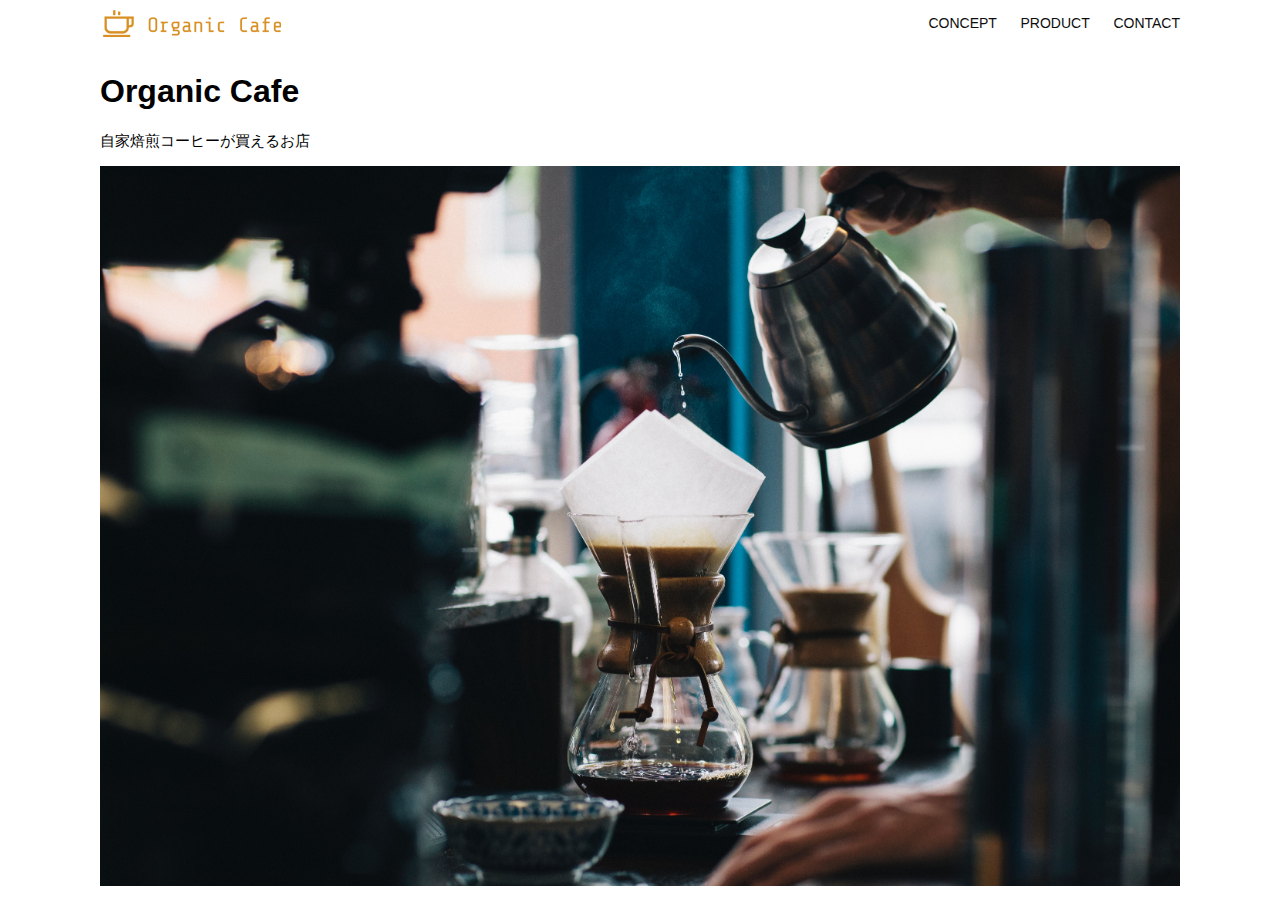
<file: kadai_013/index.html>
<!DOCTYPE html>
<html>
  <head>
    <title>Organic Cafe</title>
    <meta charset="UTF-8" />
    <meta
      name="description"
      content="自家焙煎のコーヒーがお家で楽しめるOrganic Cafe"
    />
    <meta name="viewport" content="width=device-width, initial-scale=1.0" />
    <link rel="stylesheet" href="style.css" />
  </head>
  <body>
    <!-- ヘッダー -->
    <header>
      <!-- ロゴ -->
      <a href="index.html" id="logo"
        ><img src="images/logo.png" alt="トップページに戻る"
      /></a>

      <!-- PC用ナビゲーション -->
      <nav id="nav-pc">
        <a href="index.html#concept">CONCEPT</a>
        <a href="index.html#product">PRODUCT</a>
        <a href="index.html#contact">CONTACT</a>
      </nav>

      <!-- スマホ用ナビゲーション -->
      <img id="menu-sp" src="images/button-menu.png" alt="ナビゲーションを開く" onclick="document.getElementById('nav-sp').style.display='block'">
      <nav id="nav-sp">
        <img id="close" src="images/button-close.png" alt="ナビゲーションを閉じる" onclick="document.getElementById('nav-sp').style.display='none'"> 
        <a id="logo-sp" href="index.html" onclick="document.getElementById('nav-sp').style.display='none'"><img src="images/logo-sp.png" alt="トップページに戻る"></a>
        <a class="menu" href="index.html" onclick="document.getElementById('nav-sp').style.display='none'">CONCEPT</a>
        <a class="menu" href="index.html#product" onclick="document.getElementById('nav-sp').style.display='none'">PRODUCT</a>
        <a class="menu" href="index.html#contact" onclick="document.getElementById('nav-sp').style.display='none'">CONTACT</a>
      </nav>
    </header>
    <main>
      <article>
        <!-- メインビジュアル -->
        <section id="main-visual">
          <div id="main-message">
            <h1>Organic Cafe</h1>
            <p>自家焙煎コーヒーが買えるお店</p>
          </div>
          <img
            src="images/main-image.jpg"
            alt="コーヒーをハンドドリップで淹れる画像"
          />
        </section>
      </article>
    </main>
  </body>
</html>
</file>
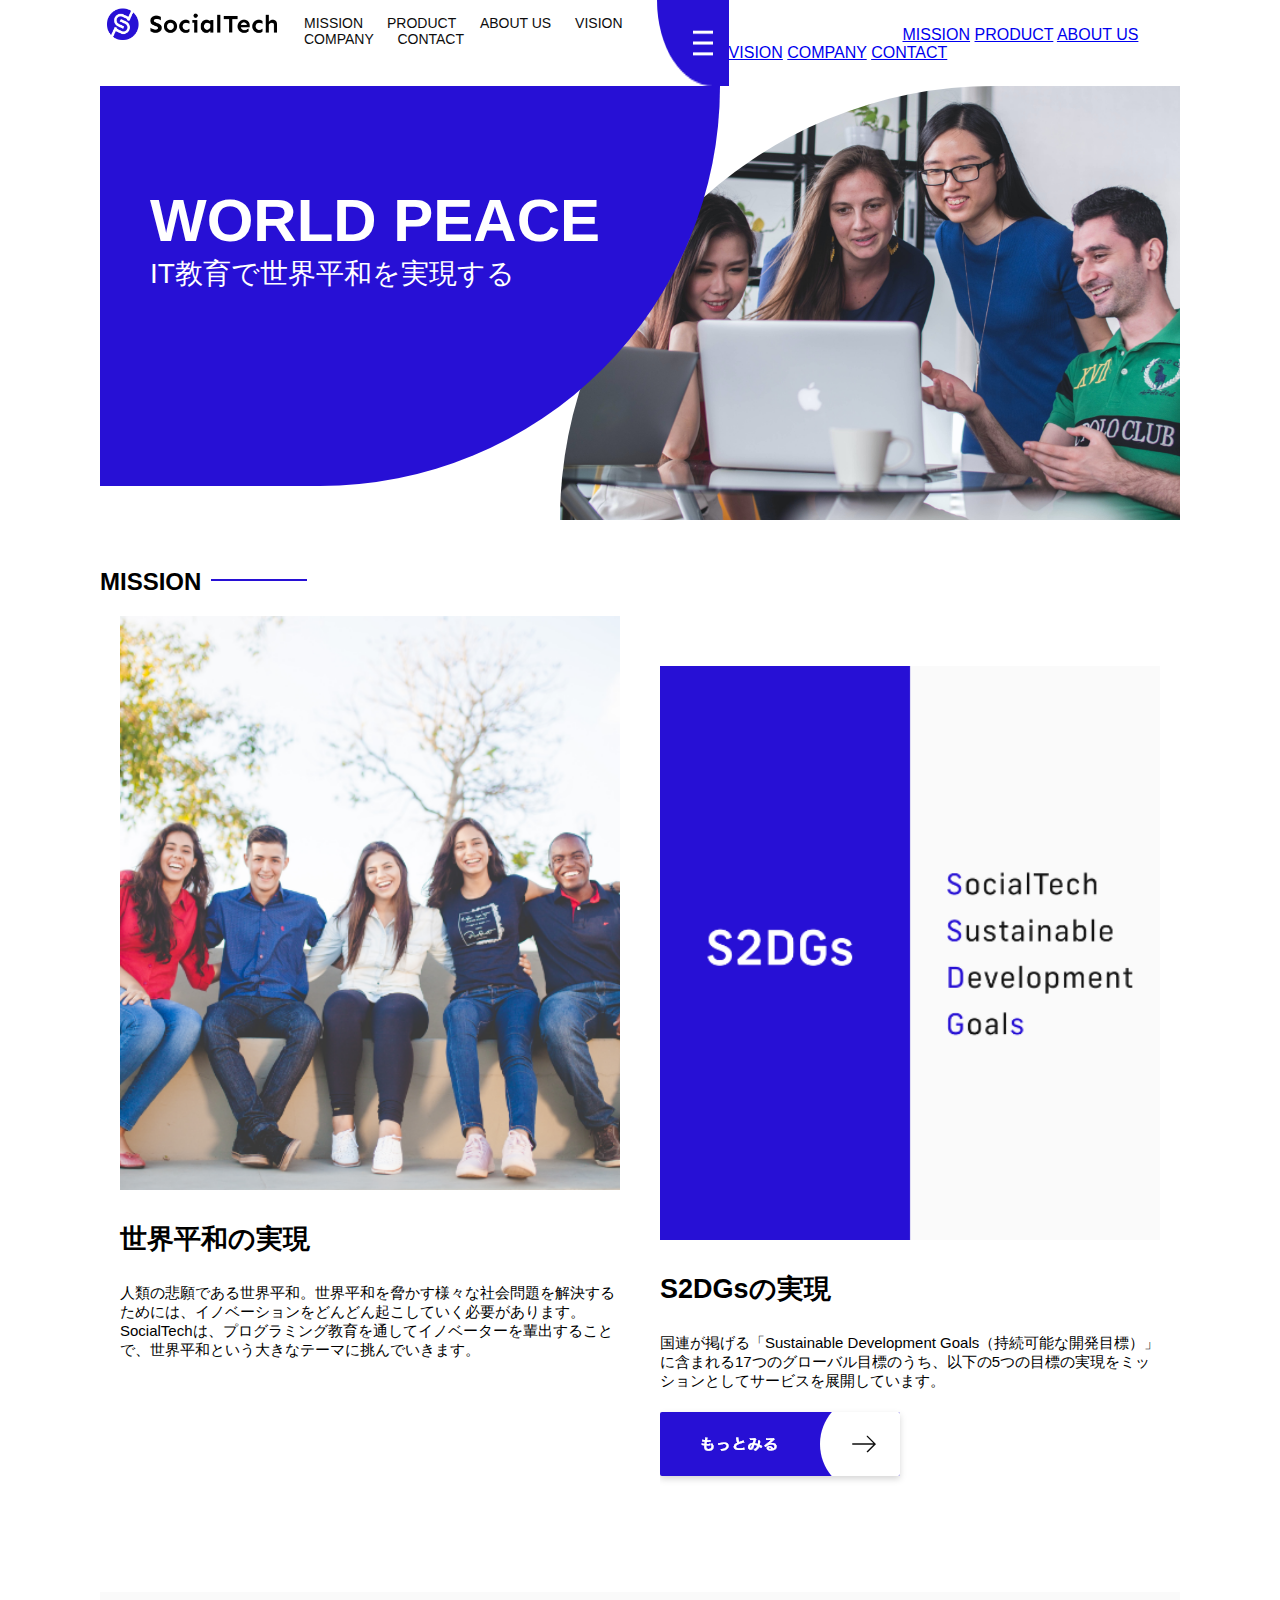
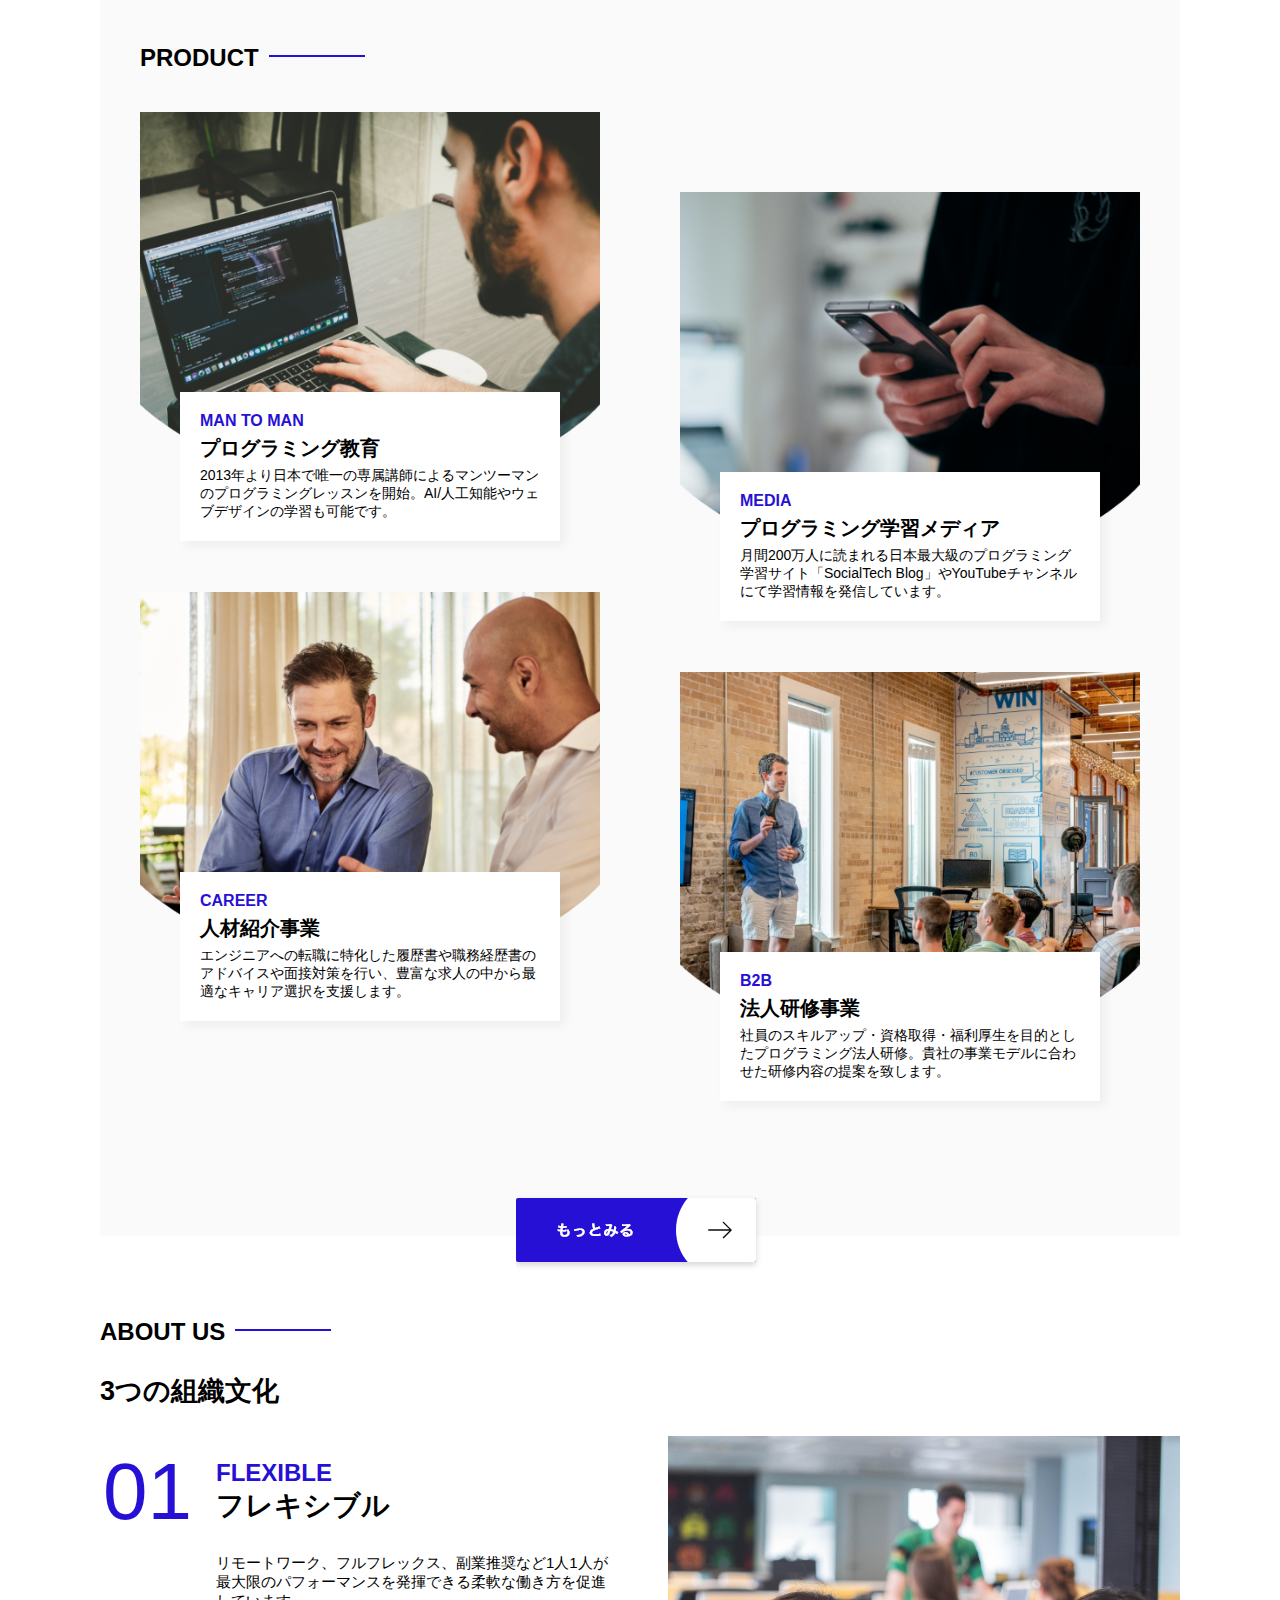
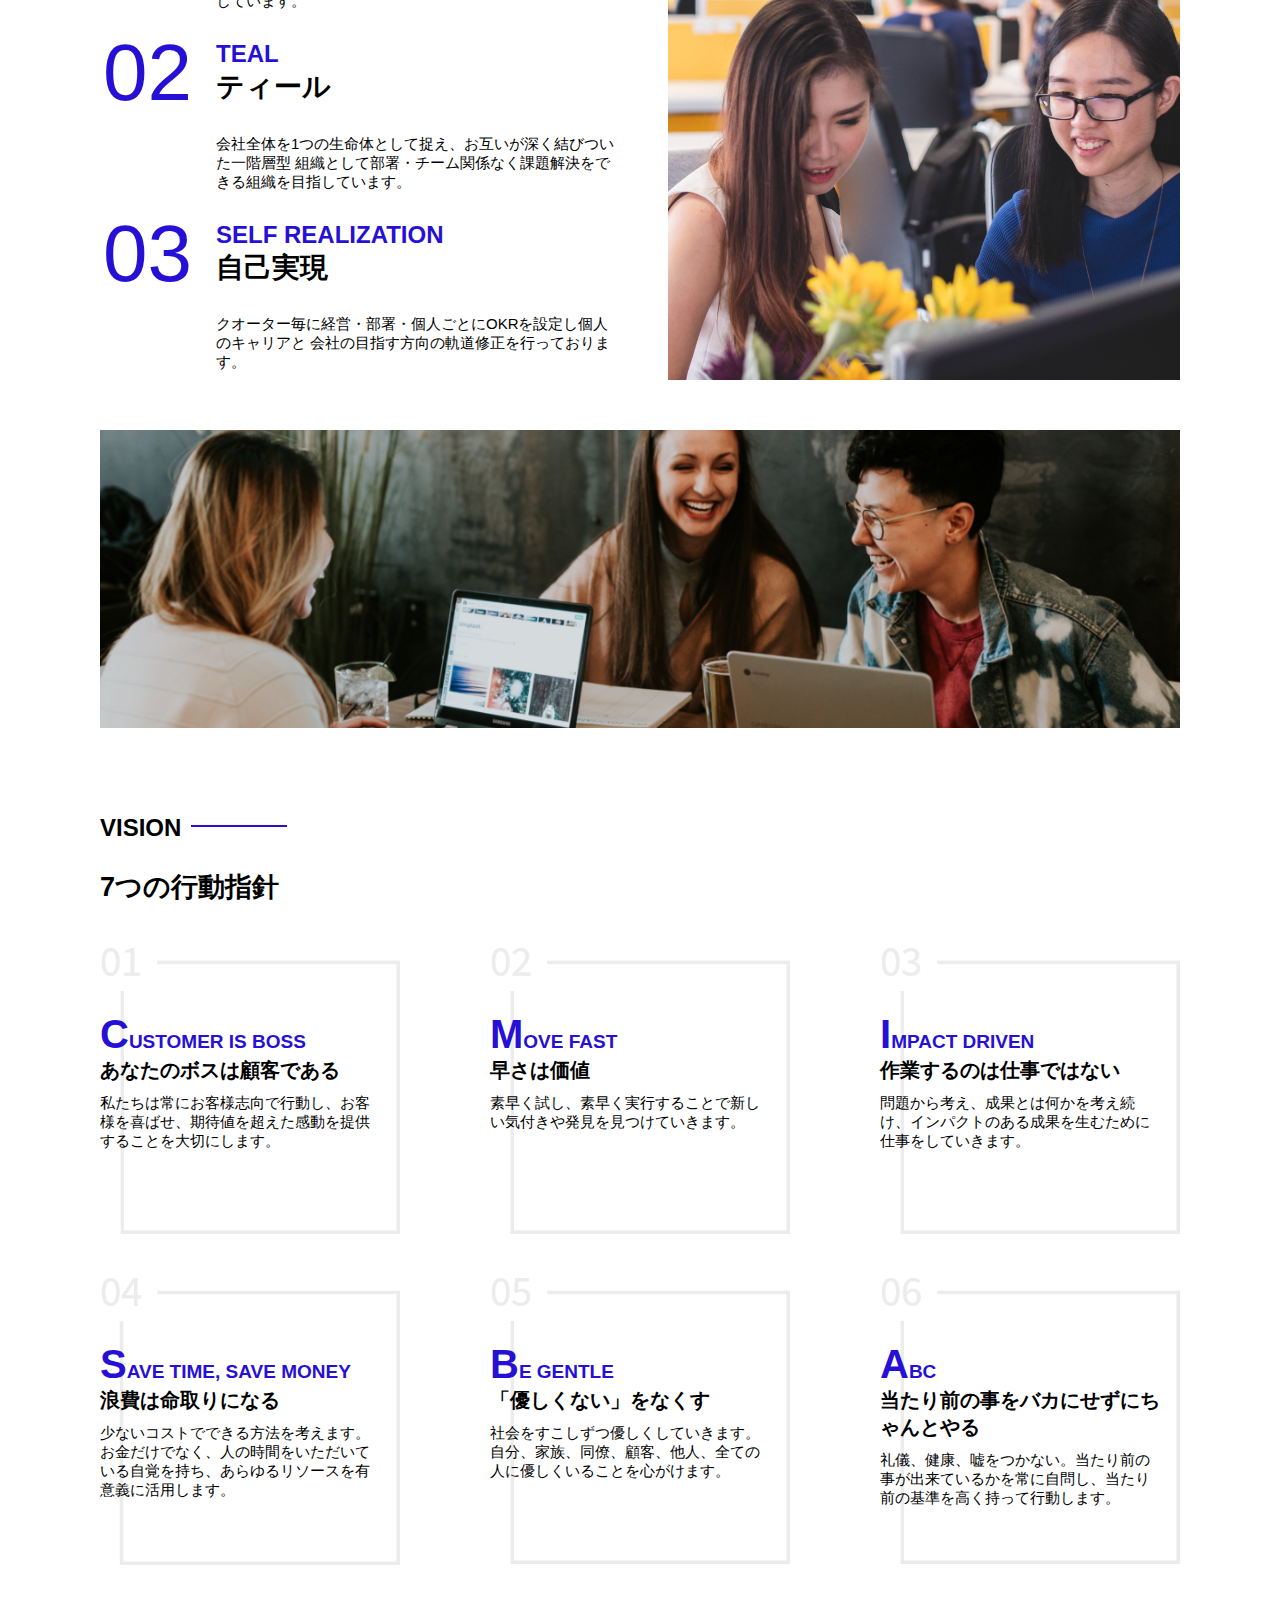
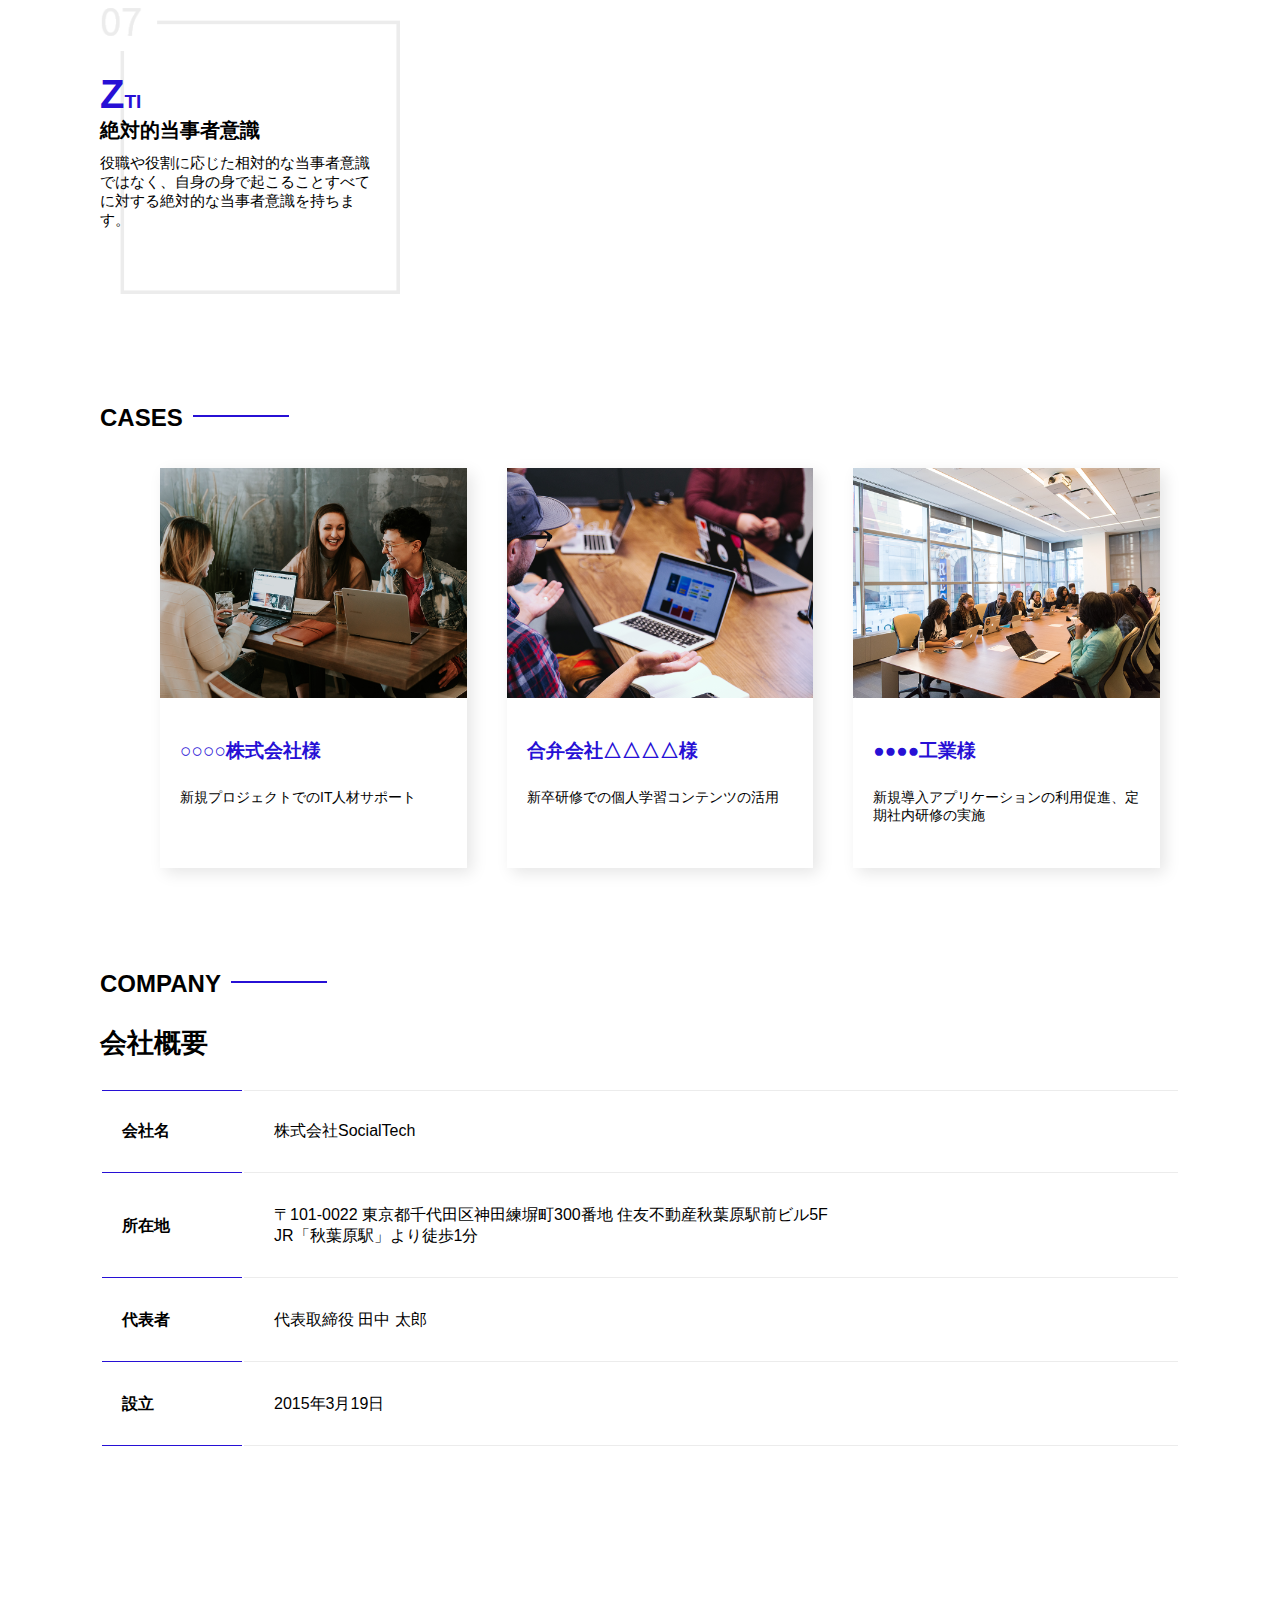
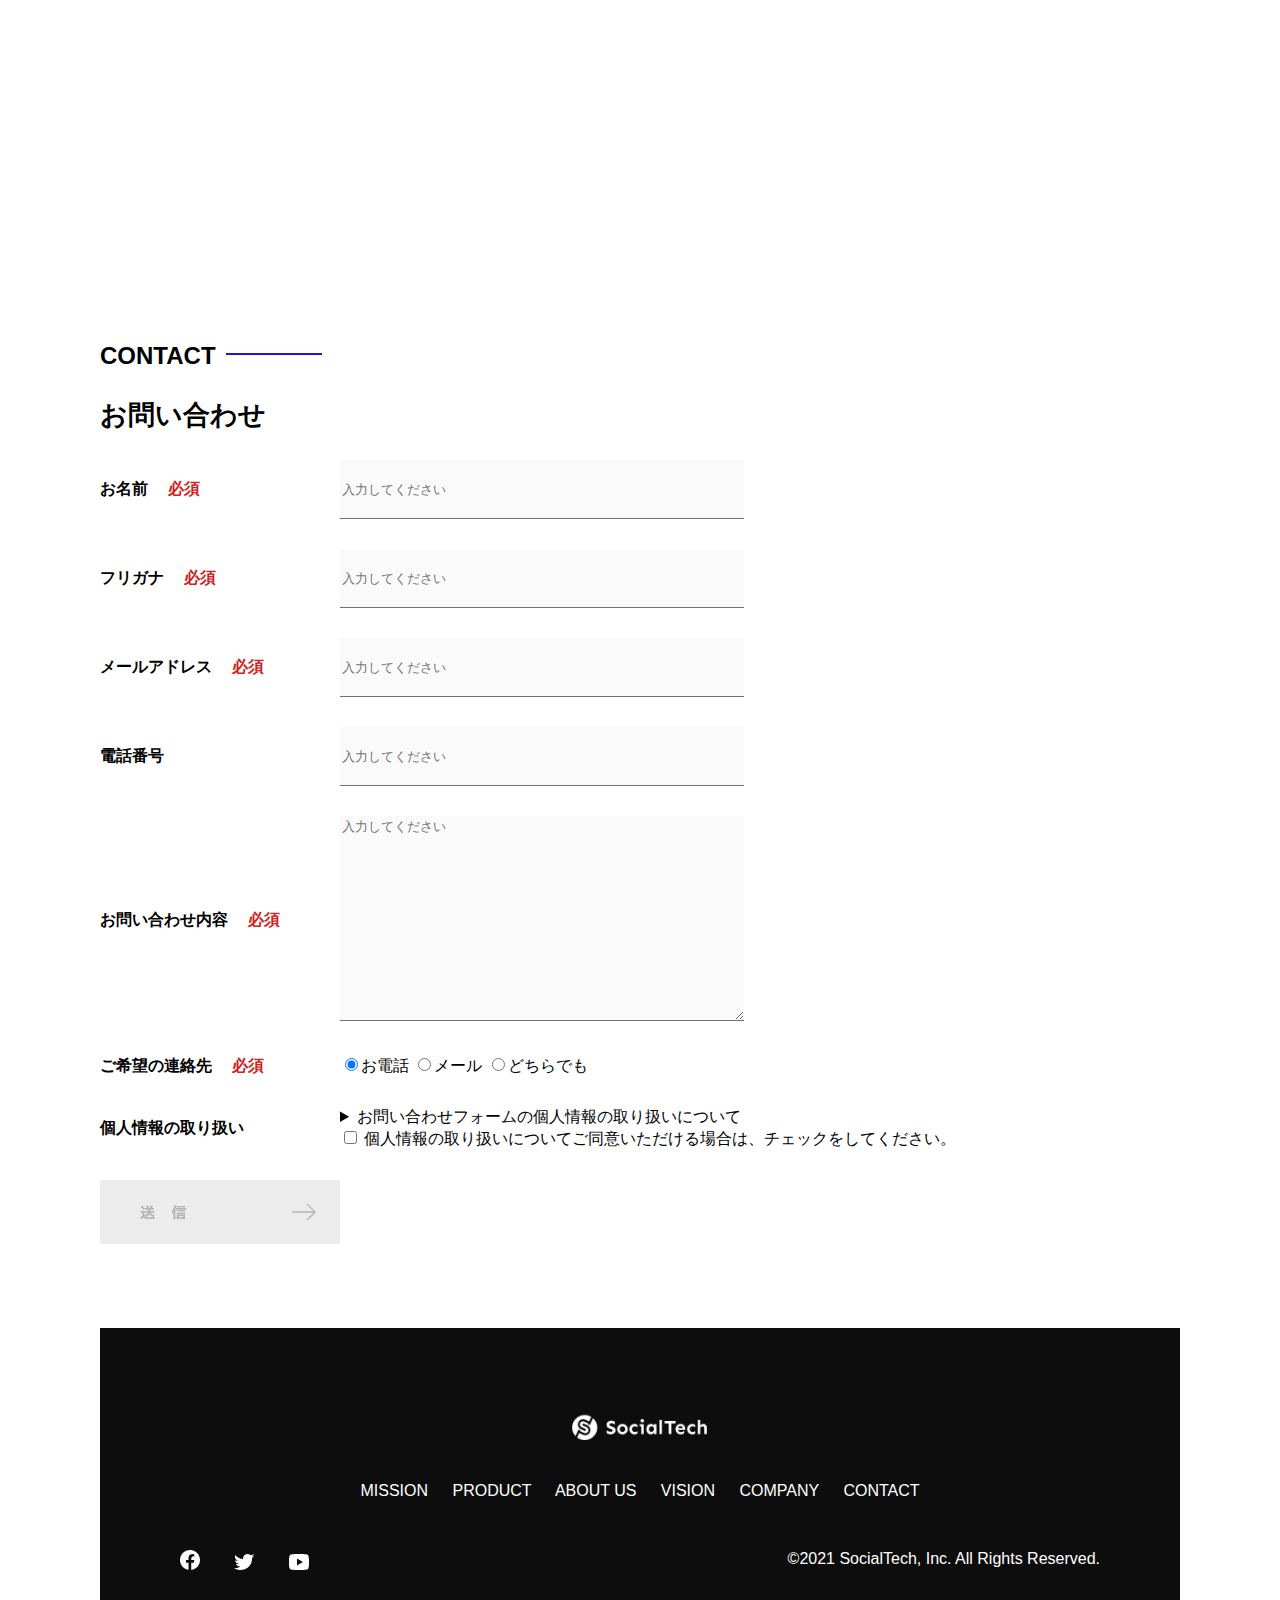
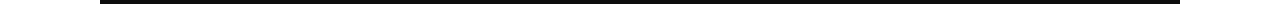
<file: socialtech/index.html>
<!DOCTYPE html>
<html>
<head>
  <title>SocialTech</title>
  <meta charset="UTF-8">
  <meta name="description" content="SocialTechはEdTech業界のリーディングカンパニーを目指します。">
  <meta name="viewport" content="width=device-width, initial-scale=1.0">
  <link rel="stylesheet" href="style.css">
</head>
<body>
  <!-- ヘッダー -->
  <header>
    <!-- ロゴ -->
    <a href="index.html" id="logo"><img src="images/logo.png" alt="トップページに戻る"></a>

     <!-- PC用ナビゲーション -->
     <nav id="nav-pc">
       <a href="mission.html">MISSION</a>
       <a href="product.html">PRODUCT</a>
       <a href="index.html#aboutus">ABOUT US</a>
       <a href="index.html#vision">VISION</a>
       <a href="index.html#company">COMPANY</a>
       <a href="index.html#contact">CONTACT</a>
     </nav>
     <!-- スマホ用メニューボタン -->
     <img id="menu-sp" src="images/button-menu.png" alt="ナビゲーションを開く" onclick="document.getElementById('nav-sp').style.display = 'block'">

     <!-- スマホ用ナビゲーション -->
     <nav id="nav-sp">
      <img id="close" src="images/button-close.png" alt="ナビゲーションを閉じる" onclick="document.getElementById('nav-sp').style.display = 'none'">
      <a id="logo-sp" href="index.html" onclick="document.getElementById('nav-sp').style.display = 'none'"><img
          src="images/logo-sp.png" alt="トップページに戻る"></a>
      <a class="menu" href="mission.html" onclick="document.getElementById('nav-sp').style.display = 'none'">MISSION</a>
      <a class="menu" href="product.html" onclick="document.getElementById('nav-sp').style.display = 'none'">PRODUCT</a>
      <a class="menu" href="index.html#aboutus" onclick="document.getElementById('nav-sp').style.display = 'none'">ABOUT
        US</a>
      <a class="menu" href="index.html#vision"
        onclick="document.getElementById('nav-sp').style.display = 'none'">VISION</a>
      <a class="menu" href="index.html#company"
        onclick="document.getElementById('nav-sp').style.display = 'none'">COMPANY</a>
      <a class="menu" href="index.html#contact"
        onclick="document.getElementById('nav-sp').style.display = 'none'">CONTACT</a>
      <div id="sns">
        <a href="https://www.facebook.com/sejuku2013"><img src="images/button-facebook.png" alt="Facebookのリンク"></a>
        <a href="https://twitter.com/samuraijuku"><img src="images/button-twitter.png" alt="Twitterのリンク"></a>
        <a href="https://www.youtube.com/channel/UCCFOQO5aDK0xXam4cUQXT8g"><img src="images/button-youtube.png" alt="YouTubeのリンク"></a>
      </div>
    </nav>
  </header>
  <main>
    <article>
      <!-- メインビジュアル -->
      <section id="main-visual">
         <div id="main-message">
             <h1>WORLD PEACE</h1>
             <p>IT教育で世界平和を実現する</p>
         </div>
         <img src="images/index/index-main.png" alt="PCの周りに集まる多国籍の仲間たち">
      </section>
      <!--ミッション-->
      <section id="mission">
        <h2 class="index-h2">MISSION</h2>
        <div id="mission-flex">
          <div>
            <img id="mission-photo" src="images/index/index-mission.png" alt="屋外のベンチで写真を撮影する多国籍の仲間たち">
            <h3>世界平和の実現</h3>
            <p>
              人類の悲願である世界平和。世界平和を脅かす様々な社会問題を解決するためには、イノベーションをどんどん起こしていく必要があります。SocialTechは、プログラミング教育を通してイノベーターを輩出することで、世界平和という大きなテーマに挑んでいきます。
            </p>
          </div>
          <div>
             <img id="s2dgs" src="images/index/s2dgs.png" alt="S2DGs">
             <h3>S2DGsの実現</h3>
             <p>国連が掲げる「Sustainable Development Goals（持続可能な開発目標）」に含まれる17つのグローバル目標のうち、以下の5つの目標の実現をミッションとしてサービスを展開しています。</p>
             <a href="mission.html">
               <img src="images/button-more.png" alt="もっとみる">
             </a>
          </div>
        </div>
      </section>
      <!-- プロダクト -->
      <section id="product">
        <h2 class="index-h2">PRODUCT</h2>
        <div>
          <div id="product-left">
            <div>
              <img class="product-photo" src="images/index/index-mantoman.png" alt="PCでコードを書く男性">
              <div class="product-explain">
                <span>MAN TO MAN</span>
                <h3>プログラミング教育</h3>
                <p>2013年より日本で唯一の専属講師によるマンツーマンのプログラミングレッスンを開始。AI/人工知能やウェブデザインの学習も可能です。</p>
              </div>
            </div>
            <div>
              <img class="product-photo" src="images/index/index-career.png" alt="笑顔で話し合う2人の男性">
              <div class="product-explain">
                <span>CAREER</span>
                <h3>人材紹介事業</h3>
                <p>エンジニアへの転職に特化した履歴書や職務経歴書のアドバイスや面接対策を行い、豊富な求人の中から最適なキャリア選択を支援します。</p>
              </div>
            </div>
          </div>
          <div id="product-right">
             <div>
               <img class="product-photo" src="images/index/index-media.png" alt="スマートフォンを操作する人">
               <div class="product-explain">
                 <span>MEDIA</span>
                 <h3>プログラミング学習メディア</h3>
                 <p>月間200万人に読まれる日本最大級のプログラミング学習サイト「SocialTech Blog」やYouTubeチャンネルにて学習情報を発信しています。</p>
               </div>
             </div>
             <div>
               <img class="product-photo" src="images/index/index-b2b.png" alt="講演中の男性とそれを聴く人々">
               <div class="product-explain">
                 <span>B2B</span>
                 <h3>法人研修事業</h3>
                 <p>社員のスキルアップ・資格取得・福利厚生を目的としたプログラミング法人研修。貴社の事業モデルに合わせた研修内容の提案を致します。</p>
               </div>
             </div>
           </div>
         </div>
         <div>
           <a id="product-more" href="product.html">
             <img src="images/button-more.png" alt="もっとみる">
           </a>
         </div>
      </section>
      <!---ABOUT US-->
      <section id="aboutus">
        <h2 class="index-h2">ABOUT US</h2>
        <h3>3つの組織文化</h3>
        <div>
          <table class="culture-table">
            <tr>
              <td>
                <span class="culture-num">01</span>
              </td>
              <td>
                <span class="culture-en">FLEXIBLE</span>
                <span class="culture-jp">フレキシブル</span>
              </td>
            </tr>
            <tr>
              <td>
                <!--空のセル-->
              </td>
              <td>
                <p class="culture-description">
                  リモートワーク、フルフレックス、副業推奨など1人1人が最大限のパフォーマンスを発揮できる柔軟な働き方を促進しています。
                </p>
              </td>
            </tr>
            <tr>
              <td>
                <span class="culture-num">02</span>
              </td>
              <td>
                <span class="culture-en">TEAL</span>
                <span class="culture-jp">ティール</span>
              </td>
            </tr>
            <tr>
              <td>
                <!--空のセル-->
              </td>
              <td>
                <p class="culture-description">
                  会社全体を1つの生命体として捉え、お互いが深く結びついた一階層型
                  組織として部署・チーム関係なく課題解決をできる組織を目指しています。
                </p>
              </td>
            </tr>
            <tr>
              <td>
                <span class="culture-num">03</span>
              </td>
              <td>
                <span class="culture-en">SELF REALIZATION</span>
                <span class="culture-jp">自己実現</span>
              </td>
            </tr>
            <tr>
              <td>
                <!--空のセル-->
              </td>
              <td>
                <p class="culture-description">
                  クオーター毎に経営・部署・個人ごとにOKRを設定し個人のキャリアと
                  会社の目指す方向の軌道修正を行っております。
                </p>
              </td>
            </tr>
          </table>
           <img class="culture-img" src="images/index/index-aboutus1.png" alt="笑顔で話し合う2人の女性">
        </div>
         <img class="culture-img2" src="images/index/index-aboutus2.png" alt="笑顔で話し合う3人の男女">
      </section>
      <!-- VISION -->
      <section id="vision">
        <h2 class="index-h2">VISION</h2>
        <h3>7つの行動指針</h3>
        <div>
          <div class="vision-box">
            <img src="images/index/vision-01.png" alt="01">
            <span>
              <h4>CUSTOMER IS BOSS</h4>
              <h5>あなたのボスは顧客である</h5>
              <p>私たちは常にお客様志向で行動し、お客様を喜ばせ、期待値を超えた感動を提供することを大切にします。</p>
            </span>
          </div>
           <div class="vision-box">
             <img src="images/index/vision-02.png" alt="02">
             <span>
               <h4>MOVE FAST</h4>
               <h5>早さは価値</h5>
               <p>素早く試し、素早く実行することで新しい気付きや発見を見つけていきます。</p>
             </span>
           </div>
           <div class="vision-box">
             <img src="images/index/vision-03.png" alt="03">
             <span>
               <h4>IMPACT DRIVEN</h4>
               <h5>作業するのは仕事ではない</h5>
               <p>問題から考え、成果とは何かを考え続け、インパクトのある成果を生むために仕事をしていきます。</p>
             </span>
           </div>
           <div class="vision-box">
             <img src="images/index/vision-04.png" alt="04">
             <span>
               <h4>SAVE TIME, SAVE MONEY</h4>
               <h5>浪費は命取りになる</h5>
               <p>少ないコストでできる方法を考えます。お金だけでなく、人の時間をいただいている自覚を持ち、あらゆるリソースを有意義に活用します。</p>
             </span>
           </div>
           <div class="vision-box">
             <img src="images/index/vision-05.png" alt="05">
             <span>
               <h4>BE GENTLE</h4>
               <h5>「優しくない」をなくす</h5>
               <p>社会をすこしずつ優しくしていきます。自分、家族、同僚、顧客、他人、全ての人に優しくいることを心がけます。</p>
             </span>
           </div>
           <div class="vision-box">
             <img src="images/index/vision-06.png" alt="06">
             <span>
               <h4>ABC</h4>
               <h5>当たり前の事をバカにせずにちゃんとやる</h5>
               <p>礼儀、健康、嘘をつかない。当たり前の事が出来ているかを常に自問し、当たり前の基準を高く持って行動します。</p>
             </span>
           </div>
           <div class="vision-box">
             <img src="images/index/vision-07.png" alt="07">
             <span>
               <h4>ZTI</h4>
               <h5>絶対的当事者意識</h5>
               <p>役職や役割に応じた相対的な当事者意識ではなく、自身の身で起こることすべてに対する絶対的な当事者意識を持ちます。</p>
             </span>
           </div>
        </div>
      </section>
      <!-- CASES -->
        <section id="cases">
          <h2 class="index-h2">CASES</h2>
          <ul>
            <li class="case-card">
              <img
                class="case-img"
                src="images/index/case-1.png"
                alt="仲良く語り合う3人"
              />
              <div class="case-info">
                <h4 class="case-name">○○○○株式会社様</h4>
                <p class="case-content">新規プロジェクトでのIT人材サポート</p>
              </div>
            </li>
            <li class="case-card">
              <img
                class="case-img"
                src="images/index/case-2.png"
                alt="PCでコンテンツを見る"
              />
              <div class="case-info">
                <h4 class="case-name">合弁会社△△△△様</h4>
                <p class="case-content">新卒研修での個人学習コンテンツの活用</p>
              </div>
            </li>
            <li class="case-card">
              <img
                class="case-img"
                src="images/index/case-3.png"
                alt="社内研修中の会議室"
              />
              <div class="case-info">
                <h4 class="case-name">●●●●工業様</h4>
                <p class="case-content">
                  新規導入アプリケーションの利用促進、定期社内研修の実施
                </p>
              </div>
            </li>
          </ul>
        </section>
      <!-- COMPANY -->
      <section id="company">
        <h2 class="index-h2">COMPANY</h2>
        <h3>会社概要</h3>
        <table id="company-table">
          <tr>
            <th class="tableheader-first">会社名</th>
            <td class="cell-first">株式会社SocialTech</td>
          </tr>
          <tr>
            <th class="tableheader">所在地</th>
            <td class="cell">〒101-0022 東京都千代田区神田練塀町300番地 住友不動産秋葉原駅前ビル5F<br>JR「秋葉原駅」より徒歩1分</td>
          </tr>
          <tr>
            <th class="tableheader">代表者</th>
            <td class="cell">代表取締役 田中 太郎</td>
          </tr>
          <tr>
            <th class="tableheader">設立</th>
            <td class="cell">2015年3月19日</td>
          </tr>
        </table>
         <iframe
           src="https://www.google.com/maps/embed?pb=!1m18!1m12!1m3!1d3240.0688551336807!2d139.7720776771055!3d35.69992317258124!2m3!1f0!2f0!3f0!3m2!1i1024!2i768!4f13.1!3m3!1m2!1s0x60188fee13660e23%3A0x77137876edf742ac!2z5L2P5Y-L5LiN5YuV55Sj56eL6JGJ5Y6f6aeF5YmN44OT44Or!5e0!3m2!1sja!2sjp!4v1704858013291!5m2!1sja!2sjp"
           style="border:0;" allowfullscreen="" loading="lazy">
         </iframe>
      </section>
      <!-- お問い合わせフォーム -->
      <section id="contact">
        <h2 class="index-h2">CONTACT</h2>
        <h3>お問い合わせ</h3>
        <form>
          <div>
            <div class="contact-heading">
              <label class="contact-label">お名前<span class="contact-span">必須</span></label>
            </div>
            <div>
              <input type="text" name="name" placeholder="入力してください" class="contact-textbox">
            </div>
          </div>
          <div>
            <div class="contact-heading">
              <label class="contact-label">フリガナ<span class="contact-span">必須</span></label>
            </div>
            <div>
              <input type="text" name="hurigana" placeholder="入力してください" class="contact-textbox">
            </div>
          </div>
          <div>
            <div class="contact-heading">
              <label class="contact-label">メールアドレス<span class="contact-span">必須</span></label>
            </div>
            <div>
              <input type="text" name="email" placeholder="入力してください" class="contact-textbox">
            </div>
          </div>
          <div>
            <div class="contact-heading">
              <label class="contact-label">電話番号</label>
            </div>
            <div>
              <input type="text" name="tel" placeholder="入力してください" class="contact-textbox">
            </div>
          </div>
          <div>
            <div class="contact-heading">
              <label class="contact-label">お問い合わせ内容<span class="contact-span">必須</span></label>
            </div>
            <div>
              <textarea class="contact-textarea " placeholder="入力してください" name="message"></textarea>
            </div>
          </div>
          <div>
            <div class="contact-heading">
              <label class="contact-label">ご希望の連絡先<span class="contact-span">必須</span></label>
            </div>
            <div>
              <input class="radiobutton" type="radio" value="tel" name="contact" checked><label>お電話</label>
              <input class="radiobutton" type="radio" value="mail" name="contact"><label>メール</label>
              <input class="radiobutton" type="radio" value="both" name="contact"><label>どちらでも</label>
            </div>
          </div>
          <div>
            <div class="contact-heading">
              <label class="contact-label">個人情報の取り扱い</label>
            </div>
            <div>
              <details>
                <summary>お問い合わせフォームの個人情報の取り扱いについて</summary>
                <div>
                  <span>１．組織の名称又は氏名</span><br>
                  株式会社SocialTech<br><br>
                  <span>２．個人情報保護管理者（若しくはその代理人）の氏名又は職名、所属及び連絡先
                    鈴木 一郎 コーポレート部</span><br>
                  メールアドレス：samurai@example.com<br>
                  TEL：03-1234-5678<br>
                  <span>３．個人情報の利用目的</span><br>
                  ・本サービス及び本サービスに関連する情報の提供又はそれらに関する連絡のため<br>
                  ・ユーザーの本人確認のため<br>
                  ・当社サービスのご案内のため<br>
                  ・当社の商品等の広告または宣伝（電子メールによるものを含むものとします。）<br><br>
                  <span>４．個人情報の取り扱い業務の委託</span><br>
                  個人情報の取扱業務の全部または一部を外部に業務委託する場合があります。<br>
                  その際、弊社は、個人情報を適切に保護できる管理体制を敷き実行していることを条件として<br>
                  委託先を厳選したうえで、機密保持契約を委託先と締結し、お客様の個人情報を厳密に管理させます。<br><br>
                  <span>５．個人情報の開示等の請求</span><br>
                  お客様は、弊社に対してご自身の個人情報の開示等（利用目的の通知、開示、内容の訂正・追加・削除、利用の停止または消去、第三者への提供の停止）に関して、当社問合わせ窓口に申し出ることができます。<br>
                  その際、弊社はお客様ご本人を確認させていただいたうえで、合理的な期間内に対応いたします。<br><br>
                  なお、個人情報に関する弊社問合わせ先は、次の通りです。<br><br>
                  株式会社SocialTech　個人情報問合せ窓口<br>
                  〒101-0022 東京都千代田区神田練塀町300番地 住友不動産秋葉原駅前ビル5F<br>
                  メールアドレス：samurai@example.com　TEL：03-1234-5678<br><br>
                  <span>６．個人情報を提供されることの任意性について</span><br><br>
                  お客様がご自身の個人情報を弊社に提供されるか否かは、お客様のご判断によりますが、もしご提供されない場合には、適切なサービスが提供できない場合がありますので予めご了承ください。
                </div>
              </details>
              <input type="checkbox" name="agree">
              <span>個人情報の取り扱いについてご同意いただける場合は、チェックをしてください。</span>
            </div>
          </div>
           <input type="image" src="images/button-submit.png" alt="送信する">
        </form>
      </section>
    </article>
    <footer>
      <div id="footer-logo">
        <img src="images/logo-sp.png" alt="SocialTech">
      </div>
      <div id="footer-link">
        <a href="mission.html">MISSION</a>
        <a href="product.html">PRODUCT</a>
        <a href="index.html#aboutus">ABOUT US</a>
        <a href="index.html#vision">VISION</a>
        <a href="index.html#company">COMPANY</a>
        <a href="index.html#contact">CONTACT</a>
      </div>
      <div id="sns-footer">
        <a href="https://www.facebook.com/sejuku2013"><img src="images/button-facebook.png" alt="Facebookのリンク"></a>
        <a href="https://twitter.com/samuraijuku"><img src="images/button-twitter.png" alt="Twitterのリンク"></a>
        <a href="https://www.youtube.com/channel/UCCFOQO5aDK0xXam4cUQXT8g"><img src="images/button-youtube.png" alt="YouTubeのリンク"></a>
         <span id="copyright">&copy;2021 SocialTech, Inc. All Rights Reserved. </span>
      </div>
    </footer>
  </main>
</body>
</html>
</file>
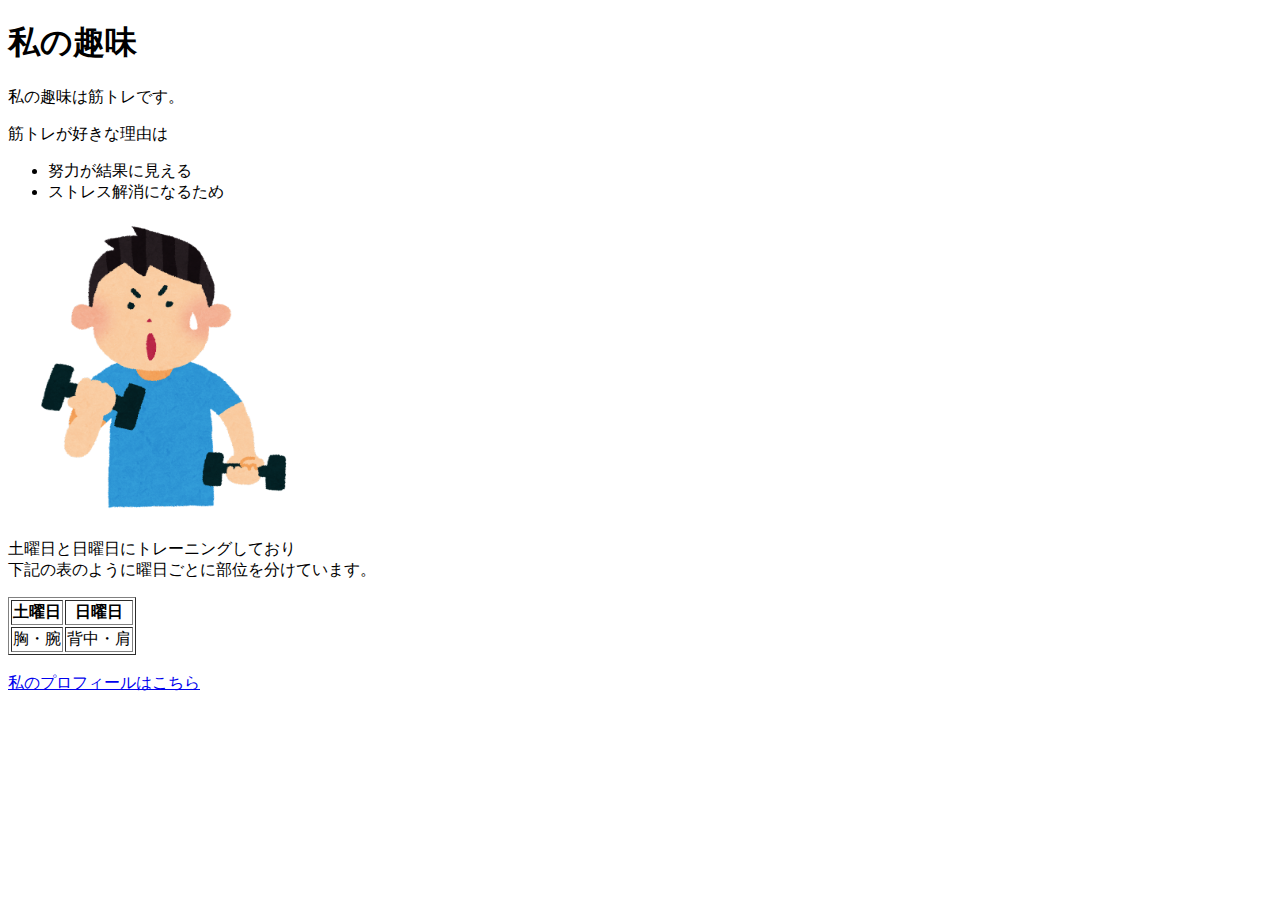
<file: kadai_005/kadai_005.html>
<!DOCTYPE html>
<html lang="en">
<head>
    <meta charset="UTF-8">
    <meta name="viewport" content="width=device-width, initial-scale=1.0">
    <title>Document</title>
</head>
<body>
    <h1>私の趣味</h1>
    <p>私の趣味は筋トレです。</p>
    <p>筋トレが好きな理由は</p>
    <ul>
        <li>努力が結果に見える</li>
        <li>ストレス解消になるため</li>
    </ul>
    <img src="images/sample.jpg" height="300" width="300">
    <p>土曜日と日曜日にトレーニングしており<br>
    下記の表のように曜日ごとに部位を分けています。</p>
    <table border="1">
        <tr>
            <th>土曜日</th>
            <th>日曜日</th>
        </tr>
        <tr>
            <td>胸・腕</td>
            <td>背中・肩</td>
        </tr>
    </table>
    <br>
    <a href="https://twitter.com/samuraijuku">私のプロフィールはこちら</a>
</body>
</html>
</file>
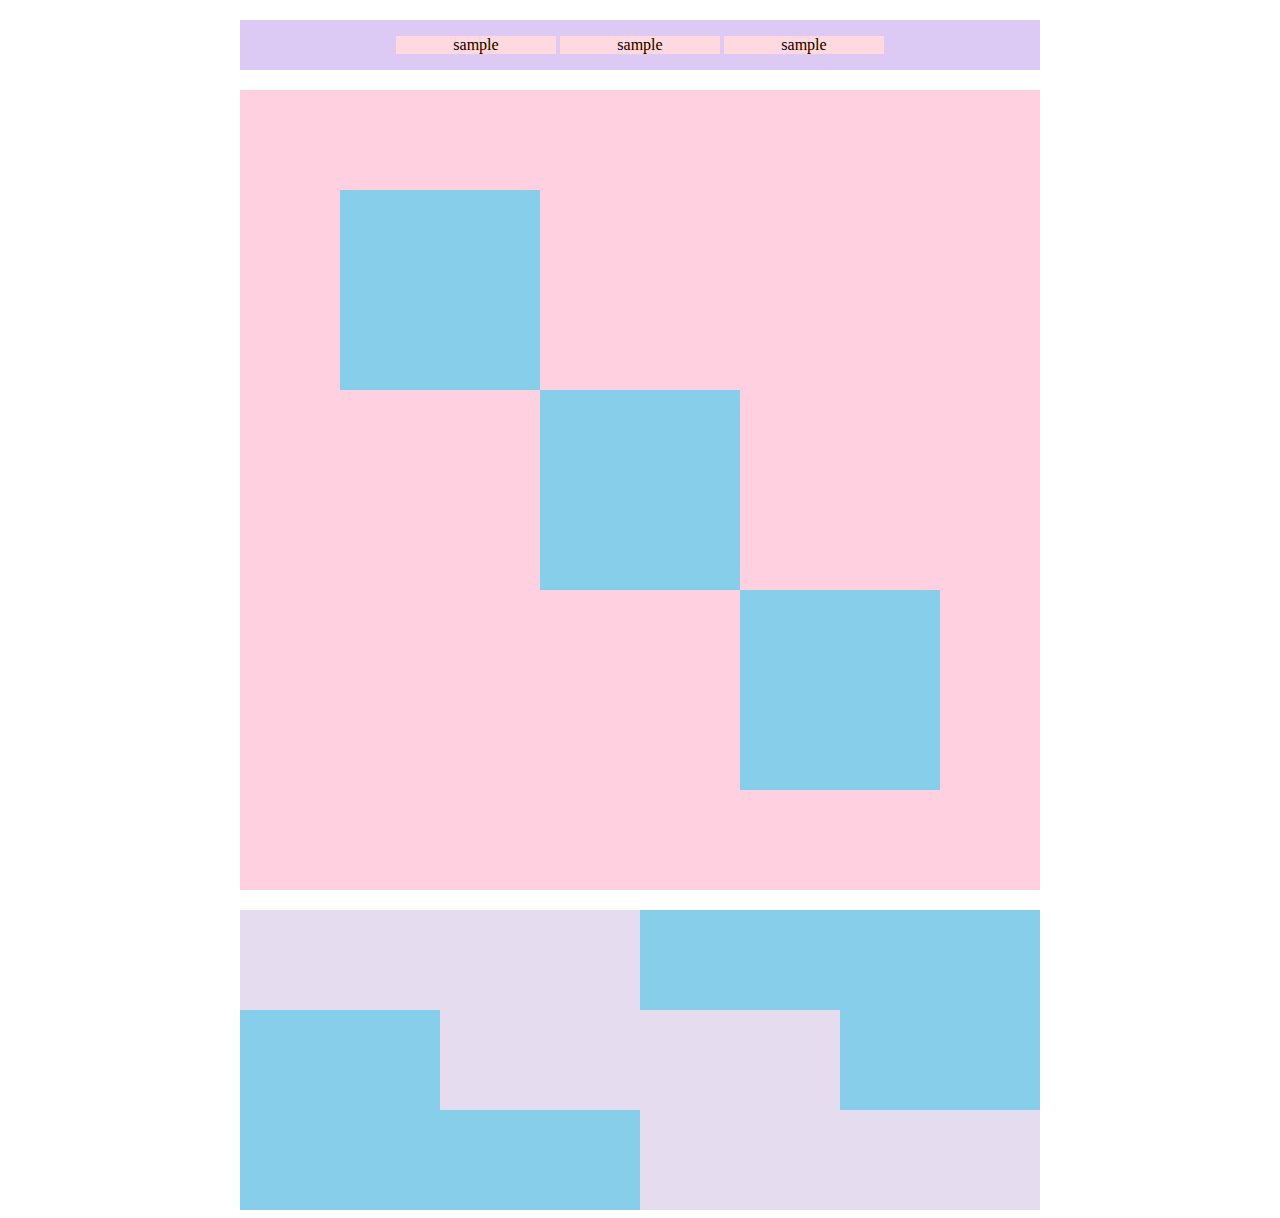
<file: kadai_018/kadai_018.html>
<!DOCTYPE html>
<html>
    <head>
        <title>18章課題</title>
        <meta name="description" name="このページは18章の課題です。">
        <meta charset="utf-8">
        <link rel="stylesheet" href="style.css">
    </head>
    <body>
        <div id="top">
            <p class="top-child">sample</p>
            <p class="top-child">sample</p>
            <p class="top-child">sample</p>
        </div>
        <div id="middle">
            <div id="middle-child01"></div>
            <div id="middle-child02"></div>
            <div id="middle-child03"></div>
        </div>

        <div id="bottom">
            <div id="bottom-child01"></div>
            <div id="bottom-child02"></div>
            <div id="bottom-child03"></div>
        </div>
    </body>
</html>
</file>
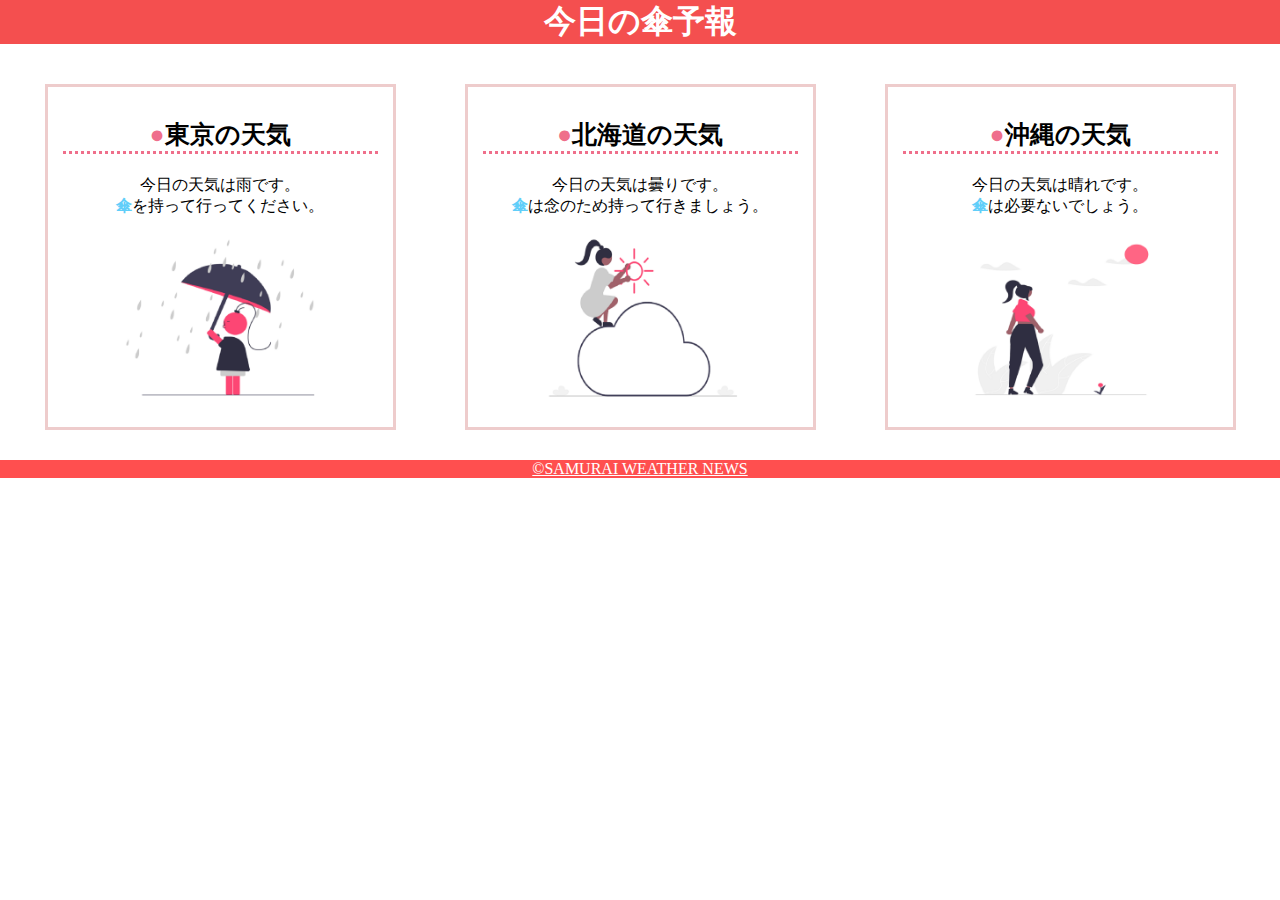
<file: kadai_022/kadai_022.html>
<!DOCTYPE html>
<html>
    <head>
        <title>22章課題</title>
        <meta charset="utf-8">
        <link rel="stylesheet" href="style.css">
        <meta name="description" name="このページは22章の課題です。">
        <meta name="viewport" content="width=device-width, initial-scale=1.0">
    </head>
    <header>
        <h1>今日の傘予報</h1>
    </header>
    <main>
        <div id="parent">
            <div class="contents">
                <h2>東京の天気</h2>
                <p>今日の天気は雨です。</p>
                <p>傘を持って行ってください。</p>
                <img src="images/rainy.png" alt="雨イラスト">
            </div>
            <div class="contents">
                <h2>北海道の天気</h2>
                <p>今日の天気は曇りです。</p>
                <p>傘は念のため持って行きましょう。</p>
                <img src="images/cloudy.png" alt="曇りイラスト">
            </div>
            <div class="contents">
                <h2>沖縄の天気</h2>
                <p>今日の天気は晴れです。</p>
                <p>傘は必要ないでしょう。</p>
                <img src="images/sunny.png" alt="晴れイラスト">
            </div>
        </div>
    </main>
    <footer>
        <a href="https://www.sejuku.net/corp/">&copy;SAMURAI WEATHER NEWS</a>
    </footer>
</html>
</file>
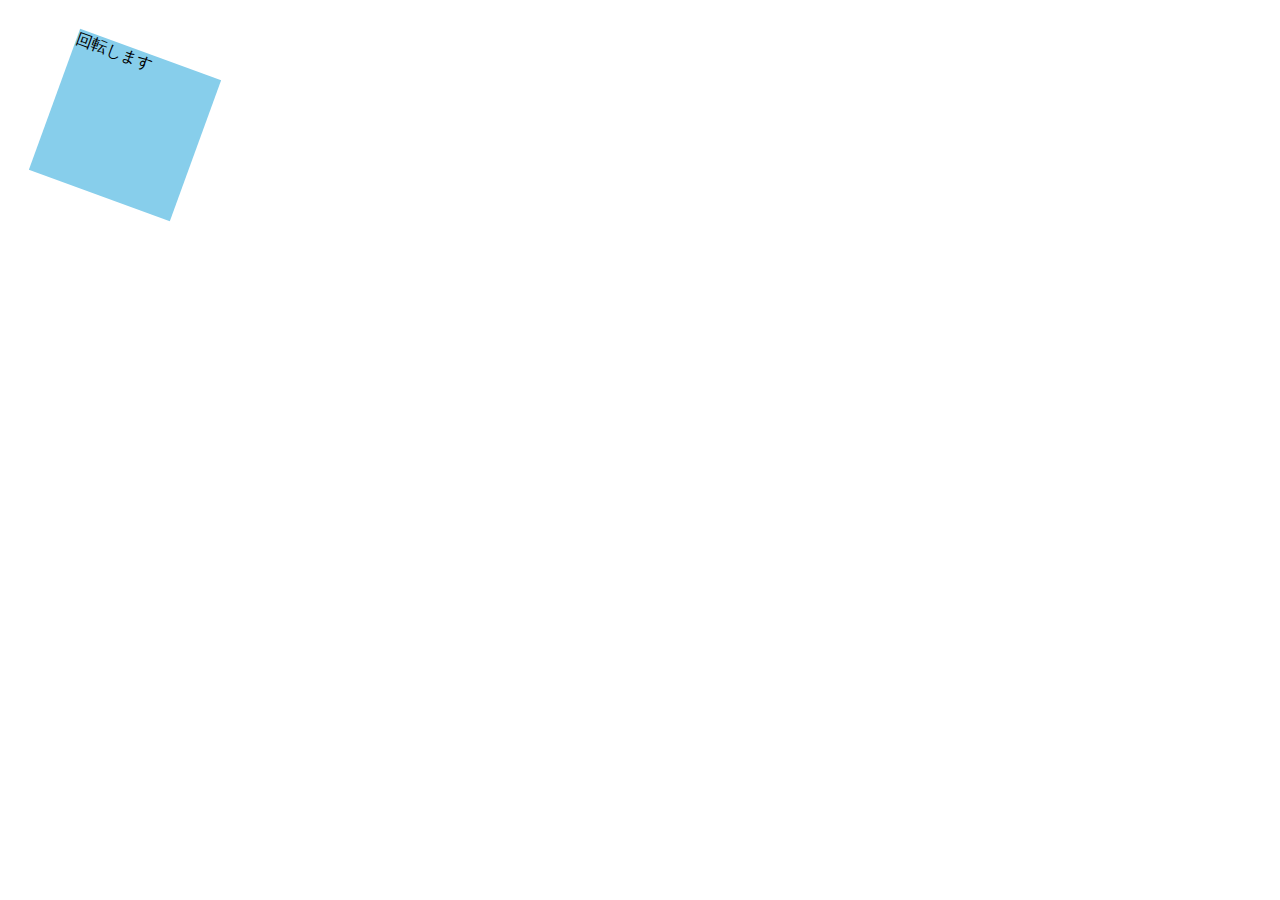
<file: kadai_mdn_css/mdn.html>
<!DOCTYPE html>
<html>
<link rel="stylesheet" href="mdn.css">
<head>
    <style>
        div {
            position: absolute;
            left: 50px;
            top: 50px;
            width: 150px;
            height: 150px;
            background-color: skyblue;
        }
    </style>
</head>

<body>
    <div>
        回転します
    </div>

</body>

</html>
</file>
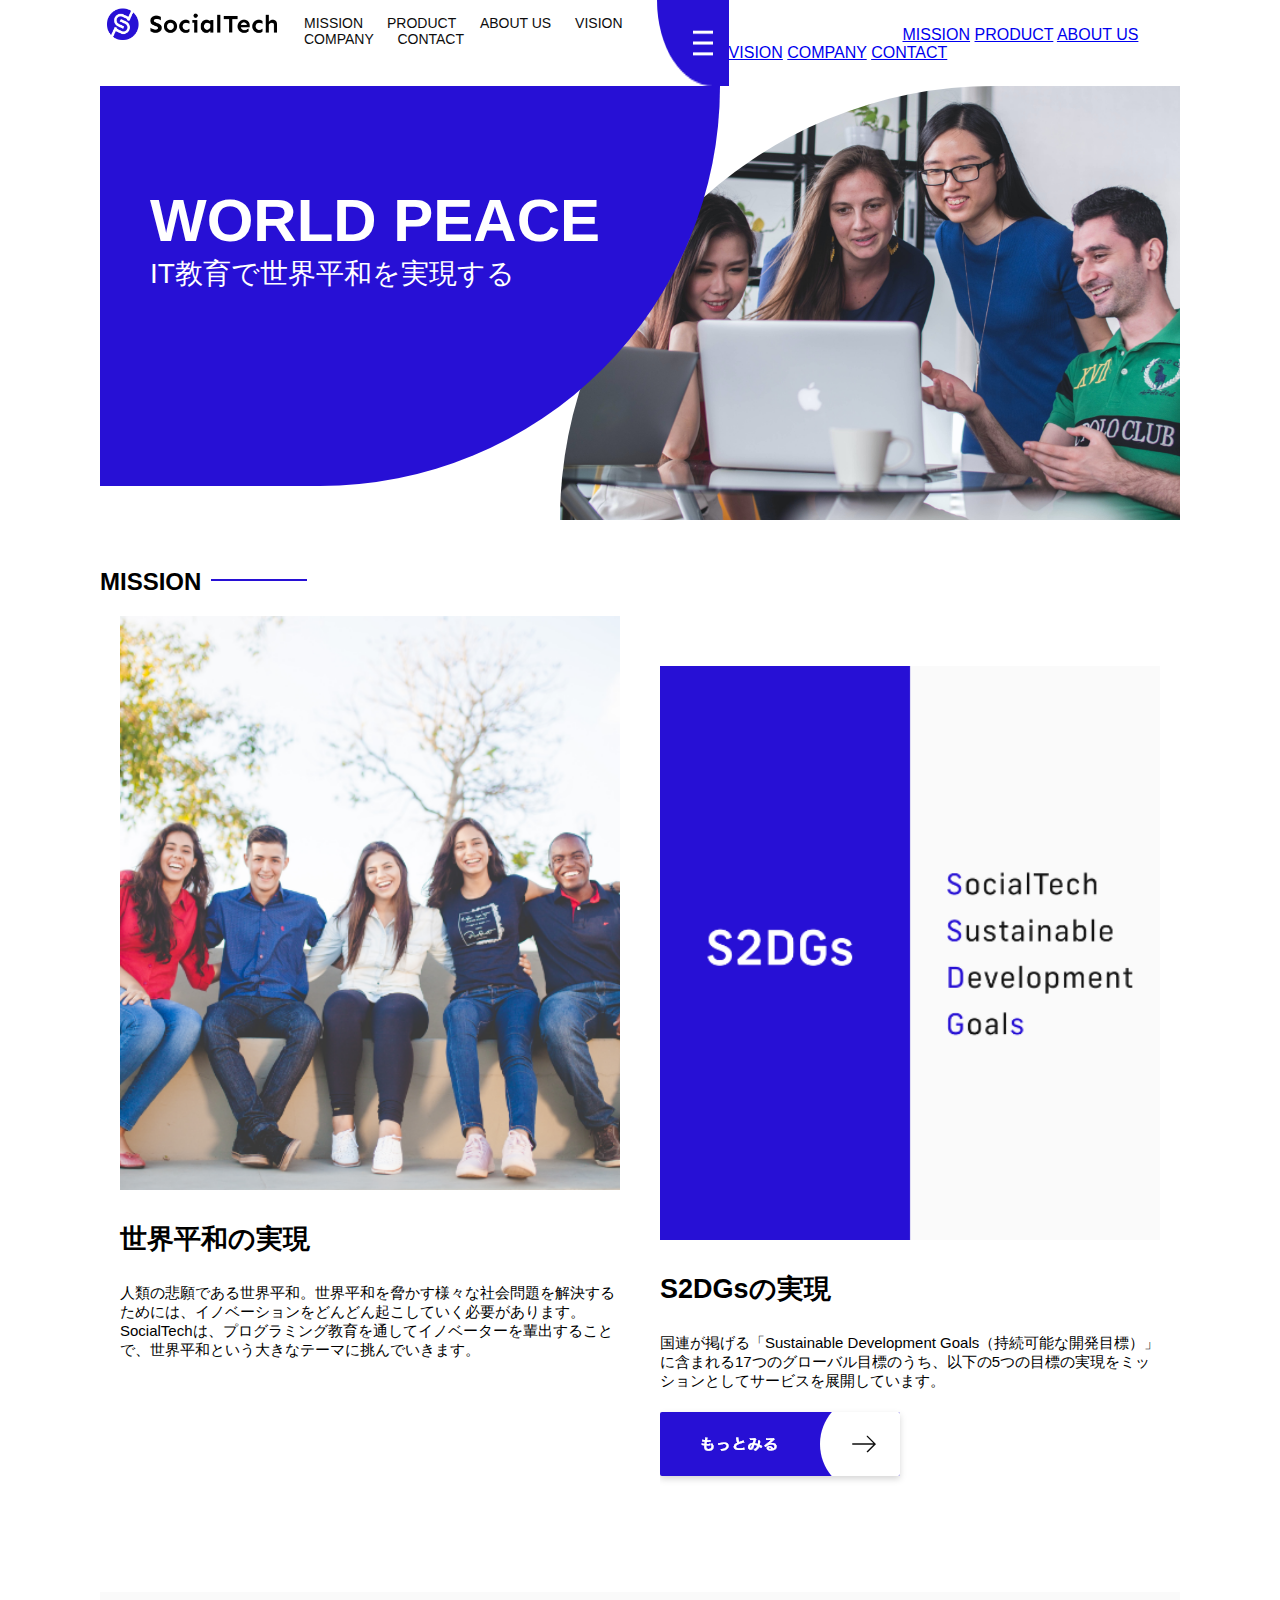
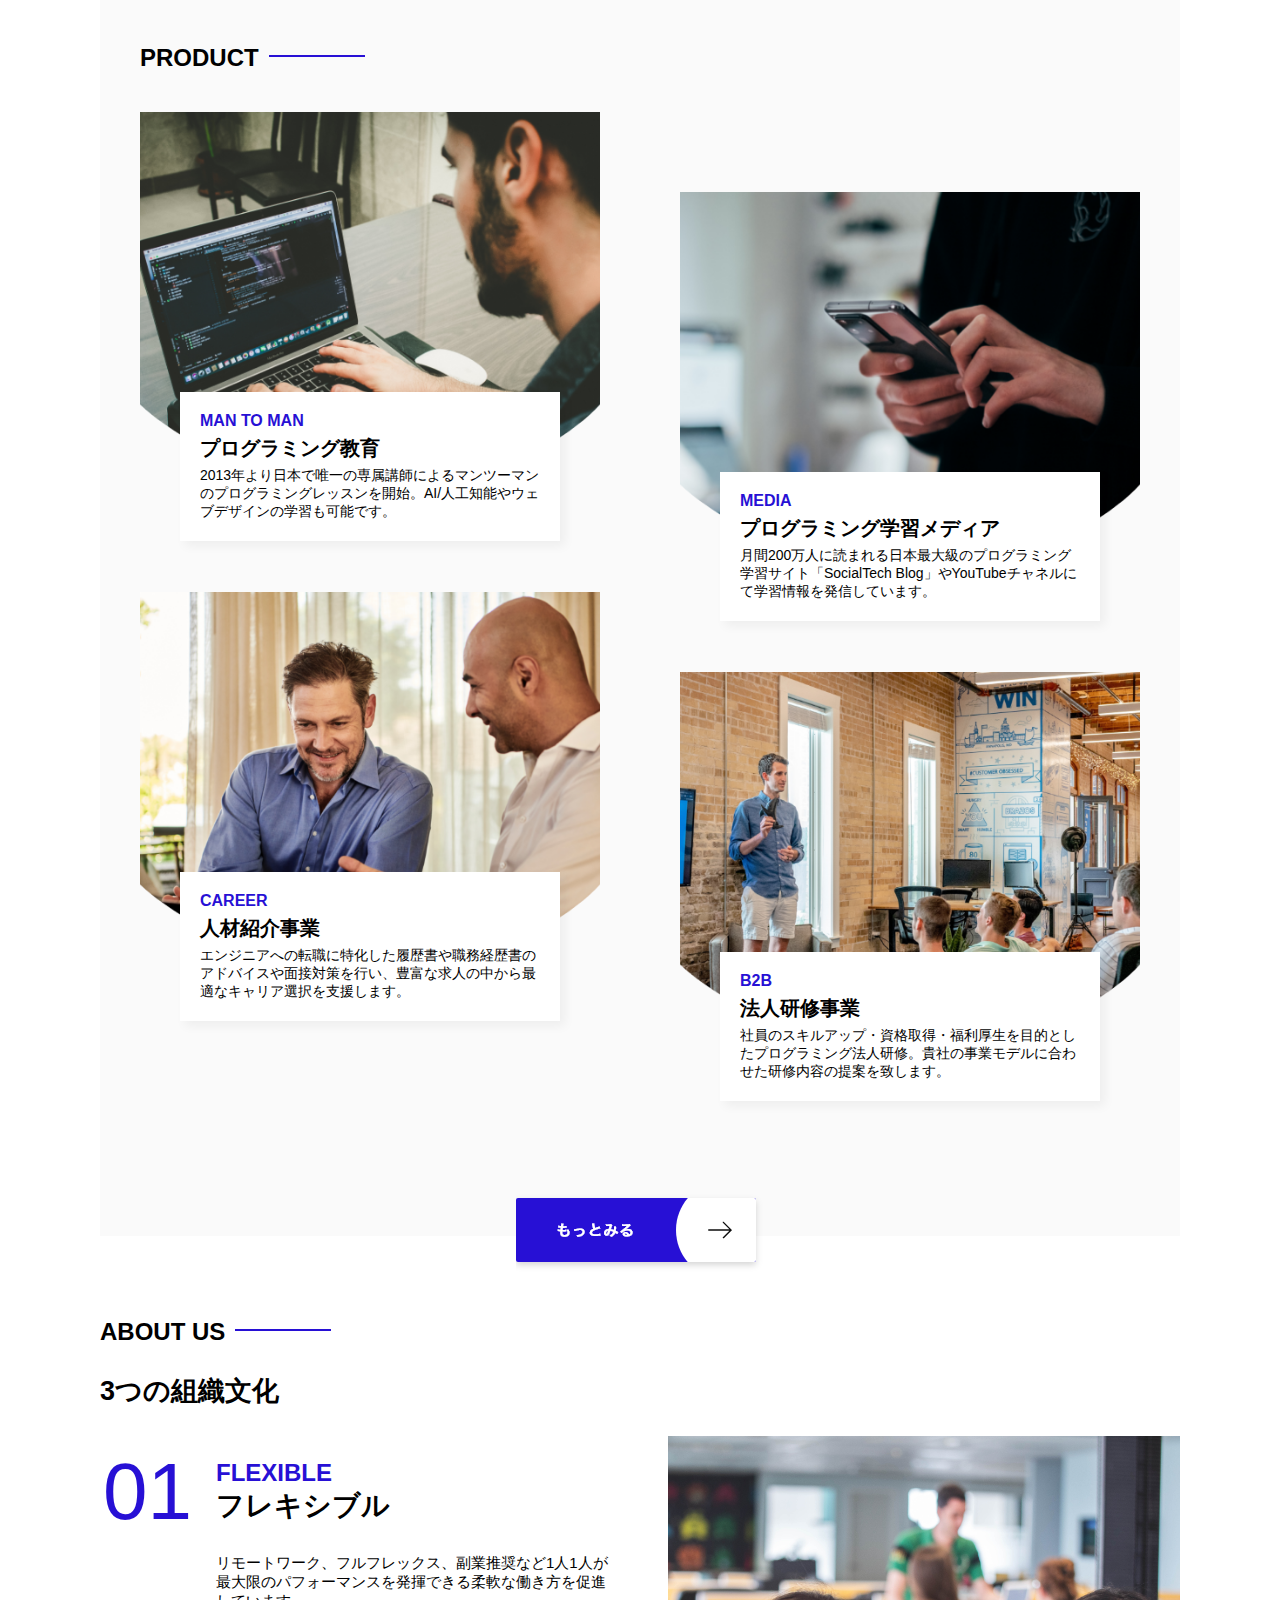
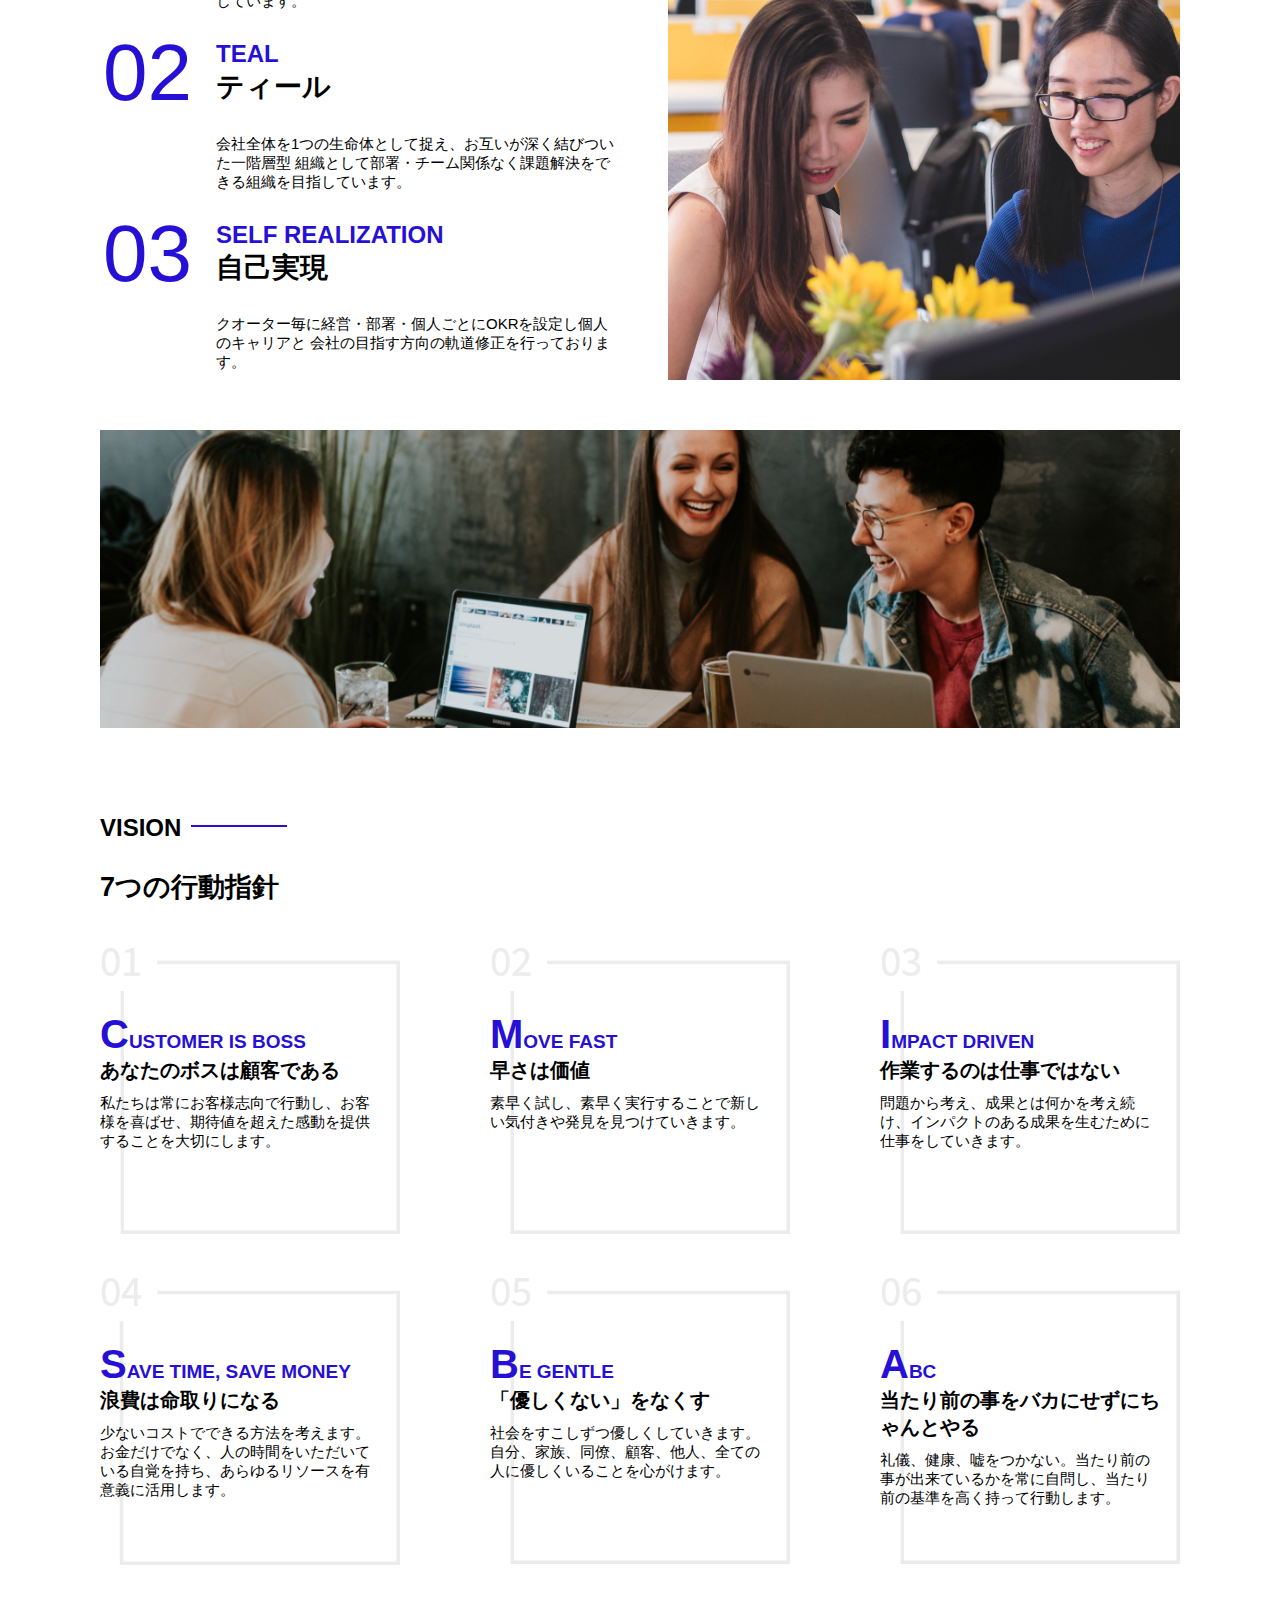
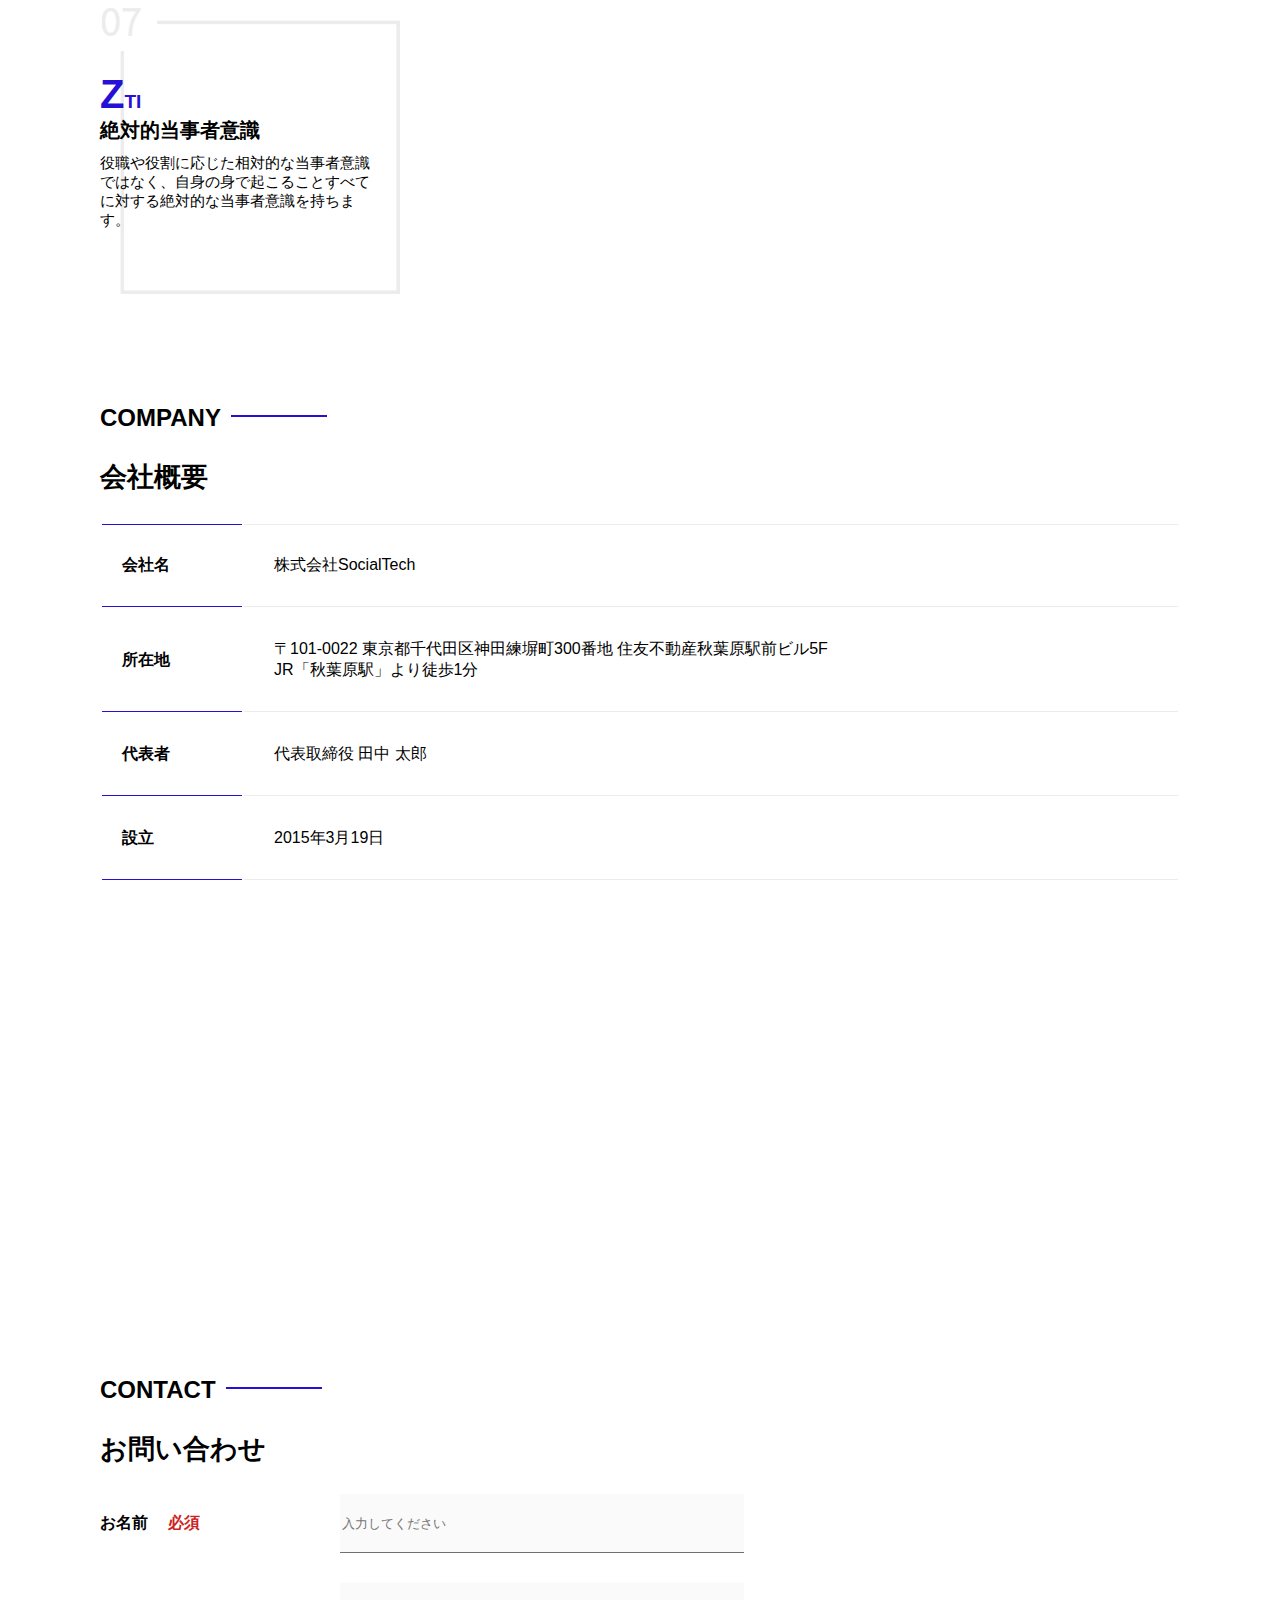
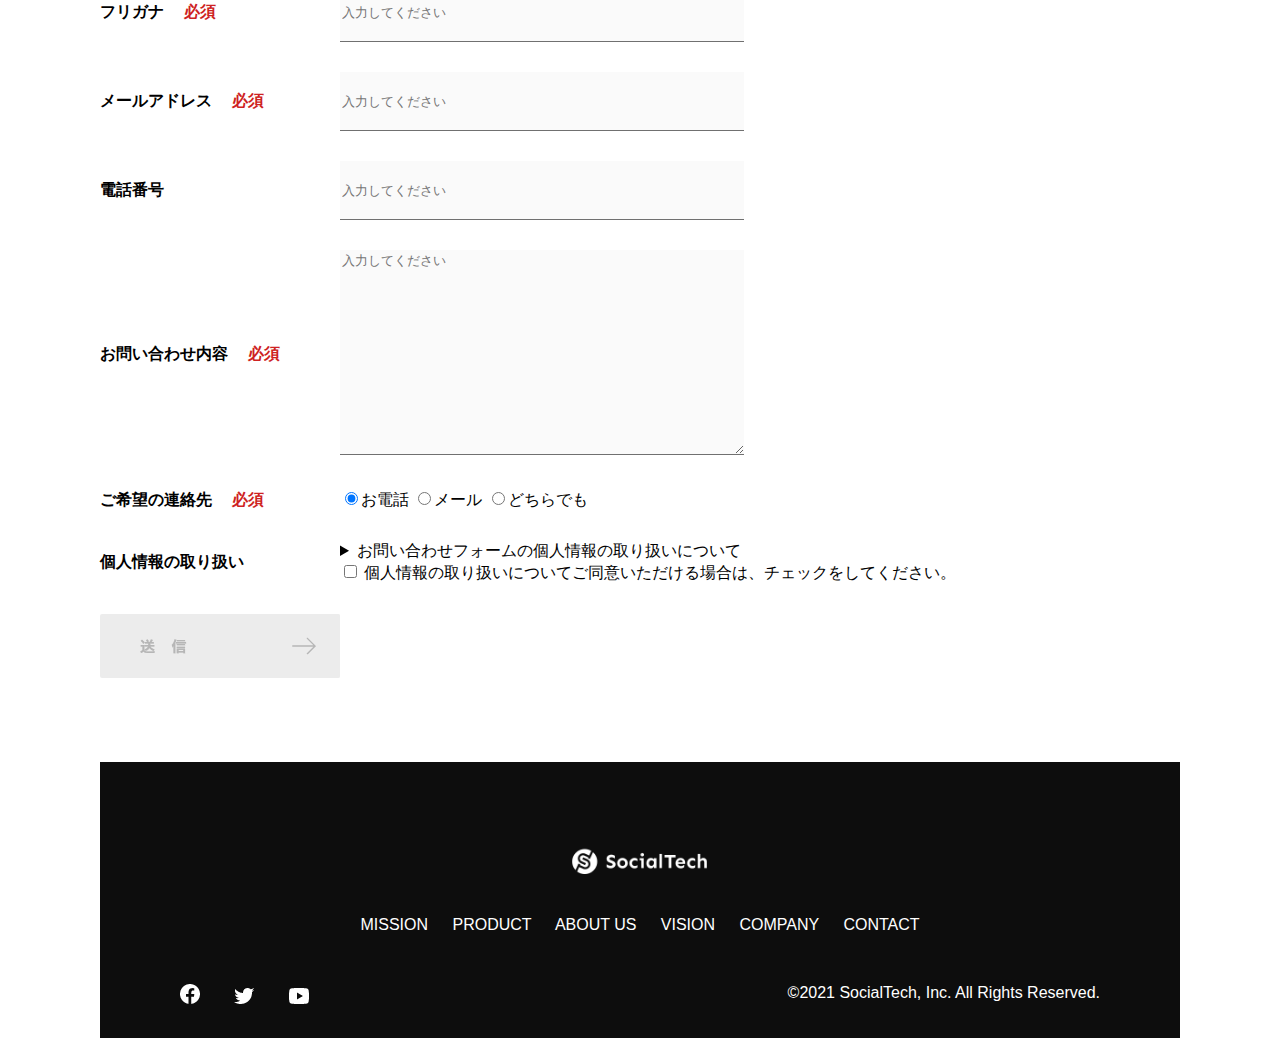
<file: socialtech/index_complete.html>
<!DOCTYPE html>
<html>

<head>
    <title>SocialTech </title>
    <meta charset="utf-8">
    <meta name="description" content="SocialTechはEdTech業界のリーディングカンパニーを目指します。">
    <meta name="viewport" content="width=device-width, initial-scale=1.0">
    <link rel="stylesheet" href="style.css">
</head>

<body>
    <!-- ヘッダー -->
    <header>
        <!-- ロゴ -->
        <a href="index.html" id="logo"><img src="images/logo.png" alt="トップページに戻る"></a>

        <!-- PC用ナビゲーション -->
        <nav id="nav-pc">
            <a href="mission.html">MISSION</a>
            <a href="product.html">PRODUCT</a>
            <a href="index.html#aboutus">ABOUT US</a>
            <a href="index.html#vision">VISION</a>
            <a href="index.html#company">COMPANY</a>
            <a href="index.html#contact">CONTACT</a>
        </nav>

        <!-- スマホ用メニューボタン -->
        <img id="menu-sp" src="images/button-menu.png" alt="ナビゲーションを開く"
            onclick="document.getElementById('nav-sp').style.display = 'block'">

        <!-- スマホ用ナビゲーション -->
        <nav id="nav-sp">
            <img id="close" src="images/button-close.png" alt="ナビゲーションを閉じる"
                onclick="document.getElementById('nav-sp').style.display = 'none'">
            <a id="logo-sp" href="index.html" onclick="document.getElementById('nav-sp').style.display = 'none'"><img
                    src="images/logo-sp.png" alt="トップページに戻る"></a>
            <a class="menu" href="mission.html"
                onclick="document.getElementById('nav-sp').style.display = 'none'">MISSION</a>
            <a class="menu" href="product.html"
                onclick="document.getElementById('nav-sp').style.display = 'none'">PRODUCT</a>
            <a class="menu" href="index.html#aboutus"
                onclick="document.getElementById('nav-sp').style.display = 'none'">ABOUT US</a>
            <a class="menu" href="index.html#vision"
                onclick="document.getElementById('nav-sp').style.display = 'none'">VISION</a>
            <a class="menu" href="index.html#company"
                onclick="document.getElementById('nav-sp').style.display = 'none'">COMPANY</a>
            <a class="menu" href="index.html#contact"
                onclick="document.getElementById('nav-sp').style.display = 'none'">CONTACT</a>
            <div id="sns">
                <a href="https://www.facebook.com/sejuku2013"><img src="images/button-facebook.png"
                        alt="Facebookのリンク"></a>
                <a href="https://twitter.com/samuraijuku"><img src="images/button-twitter.png" alt="Twitterのリンク"></a>
                <a href="https://www.youtube.com/channel/UCCFOQO5aDK0xXam4cUQXT8g"><img src="images/button-youtube.png"
                        alt="YouTubeのリンク"></a>
            </div>
        </nav>
    </header>
    <main>
        <article>
            <!-- メインビジュアル -->
            <section id="main-visual">
                <div id="main-message">
                    <h1>WORLD PEACE</h1>
                    <p>IT教育で世界平和を実現する</p>
                </div>
                <img src="images/index/index-main.png" alt="PCの周りに集まる多国籍の仲間たち">
            </section>
            <section id="mission">
                <h2 class="index-h2">MISSION</h2>
                <div id="mission-flex">
                    <div>
                        <img id="mission-photo" src="images/index/index-mission.png" alt="屋外のベンチで写真を撮影する多国籍の仲間たち">
                        <h3>世界平和の実現</h3>
                        <p>
                            人類の悲願である世界平和。世界平和を脅かす様々な社会問題を解決するためには、イノベーションをどんどん起こしていく必要があります。SocialTechは、プログラミング教育を通してイノベーターを輩出することで、世界平和という大きなテーマに挑んでいきます。
                        </p>
                    </div>
                    <div>
                        <img id="s2dgs" src="images/index/s2dgs.png" alt="S2DGs">
                        <h3>S2DGsの実現</h3>
                        <p>国連が掲げる「Sustainable Development
                            Goals（持続可能な開発目標）」に含まれる17つのグローバル目標のうち、以下の5つの目標の実現をミッションとしてサービスを展開しています。</p>
                        <a href="mission.html">
                            <img src="images/button-more.png" alt="もっとみる">
                        </a>
                    </div>
                </div>
            </section>
            <!-- プロダクト -->
            <section id="product">
                <h2 class="index-h2">PRODUCT</h2>
                <div>
                    <div id="product-left">
                        <div>
                            <img class="product-photo" src="images/index/index-mantoman.png" alt="PCでコードを書く男性">
                            <div class="product-explain">
                                <span>MAN TO MAN</span>
                                <h3>プログラミング教育</h3>
                                <p>2013年より日本で唯一の専属講師によるマンツーマンのプログラミングレッスンを開始。AI/人工知能やウェブデザインの学習も可能です。</p>
                            </div>
                        </div>
                        <div>
                            <img class="product-photo" src="images/index/index-career.png" alt="笑顔で話し合う2人の男性">
                            <div class="product-explain">
                                <span>CAREER</span>
                                <h3>人材紹介事業</h3>
                                <p>エンジニアへの転職に特化した履歴書や職務経歴書のアドバイスや面接対策を行い、豊富な求人の中から最適なキャリア選択を支援します。</p>
                            </div>
                        </div>
                    </div>
                    <div id="product-right">
                        <div>
                            <img class="product-photo" src="images/index/index-media.png" alt="スマートフォンを操作する人">
                            <div class="product-explain">
                                <span>MEDIA</span>
                                <h3>プログラミング学習メディア</h3>
                                <p>月間200万人に読まれる日本最大級のプログラミング学習サイト「SocialTech
                                    Blog」やYouTubeチャネルにて学習情報を発信しています。</p>
                            </div>
                        </div>
                        <div>
                            <img class="product-photo" src="images/index/index-b2b.png" alt="講演中の男性とそれを聴く人々">
                            <div class="product-explain">
                                <span>B2B</span>
                                <h3>法人研修事業</h3>
                                <p>社員のスキルアップ・資格取得・福利厚生を目的としたプログラミング法人研修。貴社の事業モデルに合わせた研修内容の提案を致します。</p>
                            </div>
                        </div>
                    </div>
                </div>
                <div>
                    <a id="product-more" href="product.html">
                        <img src="images/button-more.png" alt="もっとみる">
                    </a>
                </div>
            </section>
            <!-- ABOUT US -->
            <section id="aboutus">
                <h2 class="index-h2">ABOUT US</h2>
                <h3>3つの組織文化</h3>
                <div>
                    <table class="culture-table">
                        <tr>
                            <td>
                                <span class="culture-num">01</span>
                            </td>
                            <td>
                                <span class="culture-en">FLEXIBLE</span>
                                <span class="culture-jp">フレキシブル</span>
                            </td>
                        </tr>
                        <tr>
                            <td>
                                <!--空のセル-->
                            </td>
                            <td>
                                <p class="culture-description">
                                    リモートワーク、フルフレックス、副業推奨など1人1人が最大限のパフォーマンスを発揮できる柔軟な働き方を促進しています。
                                </p>
                            </td>
                        </tr>
                        <tr>
                            <td>
                                <span class="culture-num">02</span>
                            </td>
                            <td>
                                <span class="culture-en">TEAL</span>
                                <span class="culture-jp">ティール</span>
                            </td>
                        </tr>
                        <tr>
                            <td>
                                <!--空のセル-->
                            </td>
                            <td>
                                <p class="culture-description">
                                    会社全体を1つの生命体として捉え、お互いが深く結びついた一階層型
                                    組織として部署・チーム関係なく課題解決をできる組織を目指しています。
                                </p>
                            </td>
                        </tr>
                        <tr>
                            <td>
                                <span class="culture-num">03</span>
                            </td>
                            <td>
                                <span class="culture-en">SELF REALIZATION</span>
                                <span class="culture-jp">自己実現</span>
                            </td>
                        </tr>
                        <tr>
                            <td>
                                <!--空のセル-->
                            </td>
                            <td>
                                <p class="culture-description">
                                    クオーター毎に経営・部署・個人ごとにOKRを設定し個人のキャリアと
                                    会社の目指す方向の軌道修正を行っております。
                                </p>
                            </td>
                        </tr>
                    </table>
                    <img class="culture-img" src="images/index/index-aboutus1.png" alt="笑顔で話し合う2人の女性">
                </div>
                <img class="culture-img2" src="images/index/index-aboutus2.png" alt="笑顔で話し合う3人の男女">
            </section>
            <!-- VISION -->
            <section id="vision">
                <h2 class="index-h2">VISION</h2>
                <h3>7つの行動指針</h3>
                <div>
                    <div class="vision-box">
                        <img src="images/index/vision-01.png" alt="01">
                        <span>
                            <h4>CUSTOMER IS BOSS</h4>
                            <h5>あなたのボスは顧客である</h5>
                            <p>私たちは常にお客様志向で行動し、お客様を喜ばせ、期待値を超えた感動を提供することを大切にします。</p>
                        </span>
                    </div>
                    <div class="vision-box">
                        <img src="images/index/vision-02.png" alt="02">
                        <span>
                            <h4>MOVE FAST</h4>
                            <h5>早さは価値</h5>
                            <p>素早く試し、素早く実行することで新しい気付きや発見を見つけていきます。</p>
                        </span>
                    </div>
                    <div class="vision-box">
                        <img src="images/index/vision-03.png" alt="03">
                        <span>
                            <h4>IMPACT DRIVEN</h4>
                            <h5>作業するのは仕事ではない</h5>
                            <p>問題から考え、成果とは何かを考え続け、インパクトのある成果を生むために仕事をしていきます。</p>
                        </span>
                    </div>
                    <div class="vision-box">
                        <img src="images/index//vision-04.png" alt="04">
                        <span>
                            <h4>SAVE TIME, SAVE MONEY</h4>
                            <h5>浪費は命取りになる</h5>
                            <p>少ないコストでできる方法を考えます。お金だけでなく、人の時間をいただいている自覚を持ち、あらゆるリソースを有意義に活用します。</p>
                        </span>

                    </div>
                    <div class="vision-box">
                        <img src="images/index/vision-05.png" alt="05">
                        <span>
                            <h4>BE GENTLE</h4>
                            <h5>「優しくない」をなくす</h5>
                            <p>社会をすこしずつ優しくしていきます。自分、家族、同僚、顧客、他人、全ての人に優しくいることを心がけます。</p>
                        </span>
                    </div>
                    <div class="vision-box">
                        <img src="images/index/vision-06.png" alt="06">
                        <span>
                            <h4>ABC</h4>
                            <h5>当たり前の事をバカにせずにちゃんとやる</h5>
                            <p>礼儀、健康、嘘をつかない。当たり前の事が出来ているかを常に自問し、当たり前の基準を高く持って行動します。</p>
                        </span>
                    </div>
                    <div class="vision-box">
                        <img src="images/index/vision-07.png" alt="07">
                        <span>
                            <h4>ZTI</h4>
                            <h5>絶対的当事者意識</h5>
                            <p>役職や役割に応じた相対的な当事者意識ではなく、自身の身で起こることすべてに対する絶対的な当事者意識を持ちます。</p>
                        </span>
                    </div>
                </div>
            </section>
            <!-- COMPANY -->
            <section id="company">
                <h2 class="index-h2">COMPANY</h2>
                <h3>会社概要</h3>
                <table id="company-table">
                    <tr>
                        <th class="tableheader-first">会社名</th>
                        <td class="cell-first">株式会社SocialTech</td>
                    </tr>
                    <tr>
                        <th class="tableheader">所在地</th>
                        <td class="cell">〒101-0022 東京都千代田区神田練塀町300番地 住友不動産秋葉原駅前ビル5F<br>JR「秋葉原駅」より徒歩1分</td>
                    </tr>
                    <tr>
                        <th class="tableheader">代表者</th>
                        <td class="cell">代表取締役 田中 太郎</td>
                    </tr>
                    <tr>
                        <th class="tableheader">設立</th>
                        <td class="cell">2015年3月19日</td>
                    </tr>
                </table>
                <iframe
                    src="https://www.google.com/maps/embed?pb=!1m18!1m12!1m3!1d3240.0688551336807!2d139.7720776771055!3d35.69992317258124!2m3!1f0!2f0!3f0!3m2!1i1024!2i768!4f13.1!3m3!1m2!1s0x60188fee13660e23%3A0x77137876edf742ac!2z5L2P5Y-L5LiN5YuV55Sj56eL6JGJ5Y6f6aeF5YmN44OT44Or!5e0!3m2!1sja!2sjp!4v1704858013291!5m2!1sja!2sjp"
                    style="border:0;" allowfullscreen="" loading="lazy">
                </iframe>
            </section>
            <!-- お問い合わせフォーム -->
            <section id="contact">
                <h2 class="index-h2">CONTACT</h2>
                <h3>お問い合わせ</h3>
                <form>

                    <div>
                        <div class="contact-heading">
                            <label class="contact-label">お名前<span class="contact-span">必須</span></label>
                        </div>
                        <div>
                            <input type="text" name="name" placeholder="入力してください" class="contact-textbox">
                        </div>
                    </div>
                    <div>
                        <div class="contact-heading">
                            <label class="contact-label">フリガナ<span class="contact-span">必須</span></label>
                        </div>
                        <div>
                            <input type="text" name="hurigana" placeholder="入力してください" class="contact-textbox">
                        </div>
                    </div>
                    <div>
                        <div class="contact-heading">
                            <label class="contact-label">メールアドレス<span class="contact-span">必須</span></label>
                        </div>
                        <div>
                            <input type="text" name="email" placeholder="入力してください" class="contact-textbox">
                        </div>
                    </div>
                    <div>
                        <div class="contact-heading">
                            <label class="contact-label">電話番号</label>
                        </div>
                        <div>
                            <input type="text" name="tel" placeholder="入力してください" class="contact-textbox">
                        </div>
                    </div>
                    <div>
                        <div class="contact-heading">
                            <label class="contact-label">お問い合わせ内容<span class="contact-span">必須</span></label>
                        </div>
                        <div>
                            <textarea class="contact-textarea " placeholder="入力してください" name="message"></textarea>
                        </div>
                    </div>
                    <div>
                        <div class="contact-heading">
                            <label class="contact-label">ご希望の連絡先<span class="contact-span">必須</span></label>
                        </div>
                        <div>
                            <input class="radiobutton" type="radio" value="tel" name="contact"
                                checked><label>お電話</label>
                            <input class="radiobutton" type="radio" value="mail" name="contact"><label>メール</label>
                            <input class="radiobutton" type="radio" value="both" name="contact"><label>どちらでも</label>
                        </div>
                    </div>
                    <div>
                        <div class="contact-heading">
                            <label class="contact-label">個人情報の取り扱い</label>
                        </div>
                        <div>
                            <details>
                                <summary>お問い合わせフォームの個人情報の取り扱いについて</summary>
                                <div>
                                    <span>１．組織の名称又は氏名</span><br>
                                    株式会社SocialTech<br><br>
                                    <span>２．個人情報保護管理者（若しくはその代理人）の氏名又は職名、所属及び連絡先
                                        鈴木 一郎 コーポレート部</span><br>
                                    メールアドレス：samurai@example.com<br>
                                    TEL：03-1234-5678<br>
                                    <span>３．個人情報の利用目的</span><br>
                                    ・本サービス及び本サービスに関連する情報の提供又はそれらに関する連絡のため<br>
                                    ・ユーザーの本人確認のため<br>
                                    ・当社サービスのご案内のため<br>
                                    ・当社の商品等の広告または宣伝（電子メールによるものを含むものとします。）<br><br>
                                    <span>４．個人情報の取り扱い業務の委託</span><br>
                                    個人情報の取扱業務の全部または一部を外部に業務委託する場合があります。<br>
                                    その際、弊社は、個人情報を適切に保護できる管理体制を敷き実行していることを条件として<br>
                                    委託先を厳選したうえで、機密保持契約を委託先と締結し、お客様の個人情報を厳密に管理させます。<br><br>
                                    <span>５．個人情報の開示等の請求</span><br>
                                    お客様は、弊社に対してご自身の個人情報の開示等（利用目的の通知、開示、内容の訂正・追加・削除、利用の停止または消去、第三者への提供の停止）に関して、当社問合わせ窓口に申し出ることができます。<br>
                                    その際、弊社はお客様ご本人を確認させていただいたうえで、合理的な期間内に対応いたします。<br><br>
                                    なお、個人情報に関する弊社問合わせ先は、次の通りです。<br><br>
                                    株式会社SocialTech　個人情報問合せ窓口<br>
                                    〒101-0022 東京都千代田区神田練塀町300番地 住友不動産秋葉原駅前ビル5F<br>
                                    メールアドレス：samurai@example.com　TEL：03-1234-5678<br><br>
                                    <span>６．個人情報を提供されることの任意性について</span><br><br>
                                    お客様がご自身の個人情報を弊社に提供されるか否かは、お客様のご判断によりますが、もしご提供されない場合には、適切なサービスが提供できない場合がありますので予めご了承ください。
                                </div>
                            </details>
                            <input type="checkbox" name="agree">
                            <span>個人情報の取り扱いについてご同意いただける場合は、チェックをしてください。</span>
                        </div>
                    </div>
                    <input type="image" src="images/button-submit.png" alt="送信する">
                </form>
            </section>
        </article>
        <footer>
            <div id="footer-logo">
                <img src="images/logo-sp.png" alt="SocialTech">
            </div>
            <div id="footer-link">
                <a href="mission.html">MISSION</a>
                <a href="product.html">PRODUCT</a>
                <a href="index.html#aboutus">ABOUT US</a>
                <a href="index.html#vision">VISION</a>
                <a href="index.html#company">COMPANY</a>
                <a href="index.html#contact">CONTACT</a>
            </div>
            <div id="sns-footer">
                <a href="https://www.facebook.com/sejuku2013"><img src="images/button-facebook.png"
                        alt="Facebookのリンク"></a>
                <a href="https://twitter.com/samuraijuku"><img src="images/button-twitter.png" alt="Twitterのリンク"></a>
                <a href="https://www.youtube.com/channel/UCCFOQO5aDK0xXam4cUQXT8g"><img src="images/button-youtube.png"
                        alt="YouTubeのリンク"></a>
                <span id="copyright">&copy;2021 SocialTech, Inc. All Rights Reserved. </span>
            </div>
        </footer>
    </main>
</body>

</html>
</file>
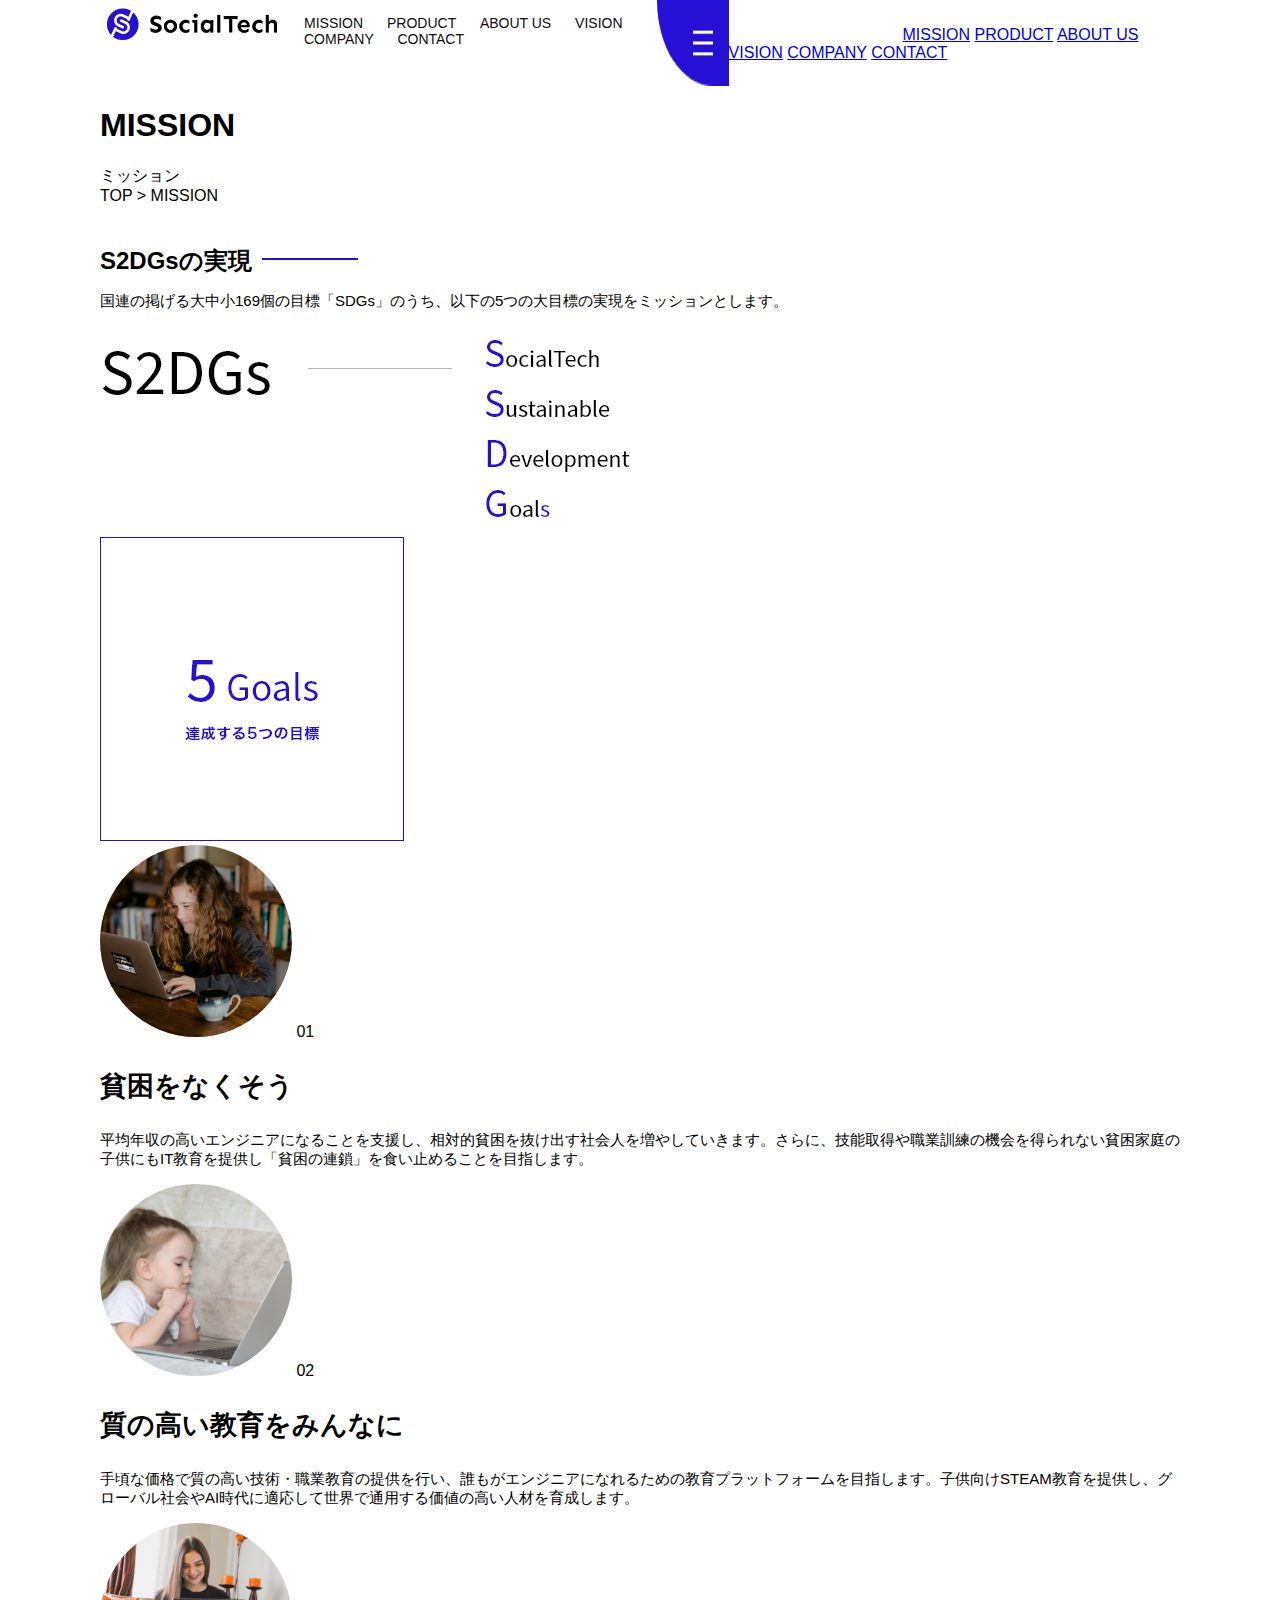
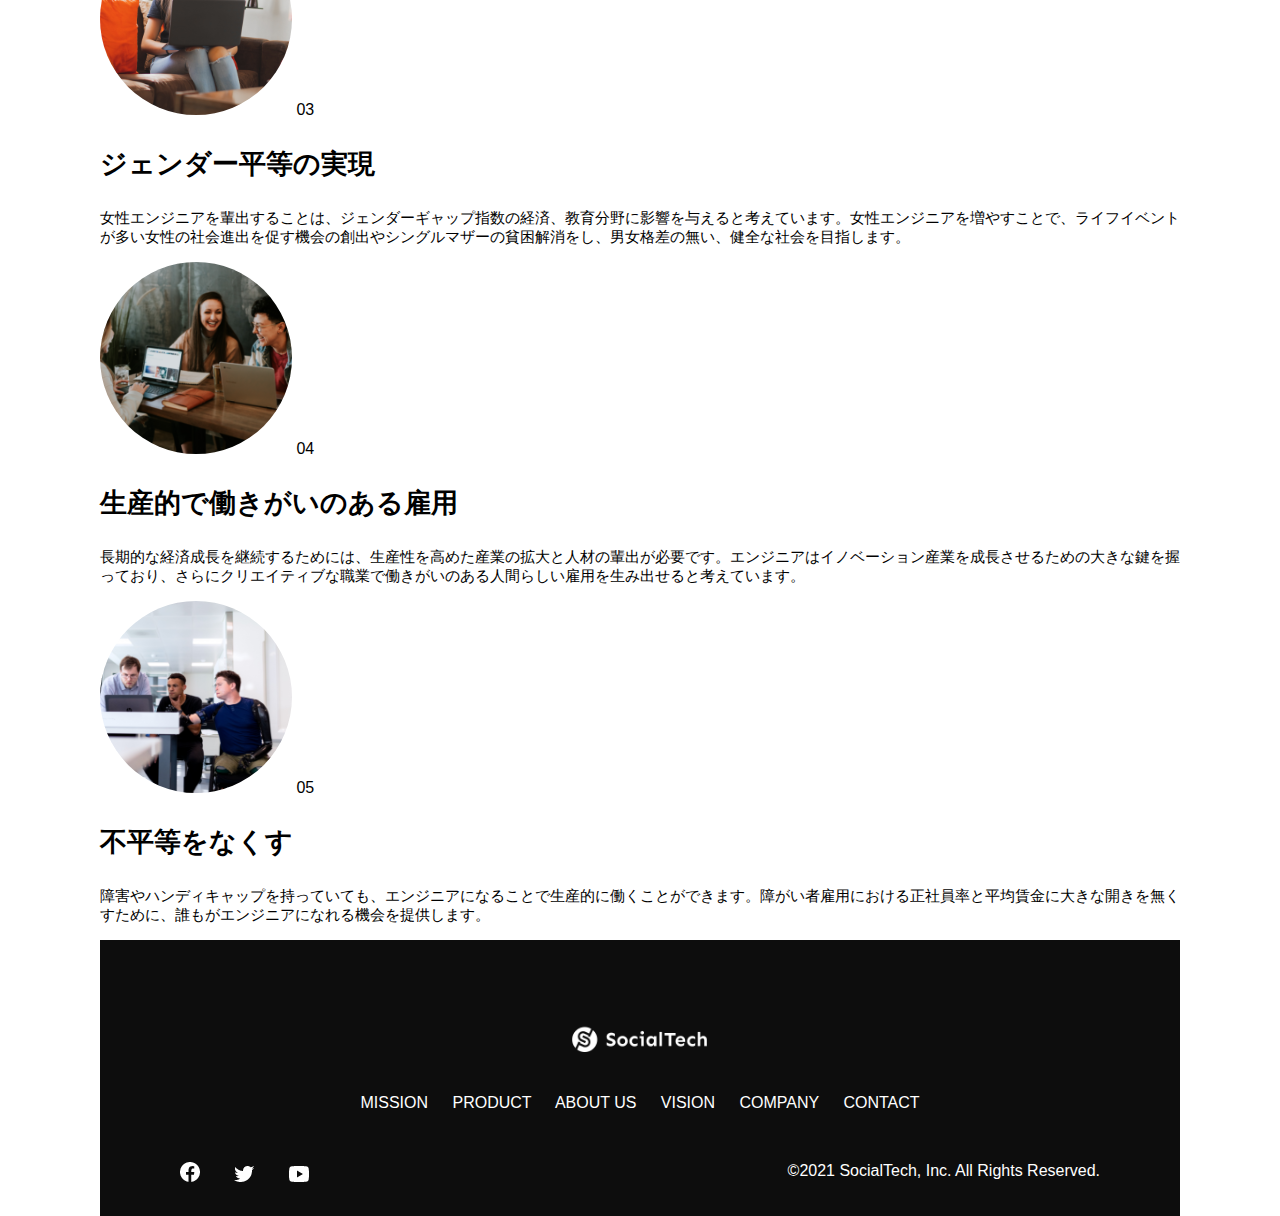
<file: socialtech/mission_complete.html>
<!DOCTYPE html>
<html>

<head>
    <title>SocialTech - MISSON ミッション -</title>
    <meta charset="utf-8">
    <meta name="description" content="SocialTechが目指す5つの目標（S2DGs）を紹介します">
    <meta name="viewport" content="width=device-width, initial-scale=1.0">
    <link rel="stylesheet" href="style.css">
</head>

<body>
    <!-- ヘッダー -->
    <header>
        <!-- ロゴ -->
        <a href="index.html" id="logo"><img src="images/logo.png" alt="トップページに戻る"></a>

        <!-- PC用ナビゲーション -->
        <nav id="nav-pc">
            <a href="mission.html">MISSION</a>
            <a href="product.html">PRODUCT</a>
            <a href="index.html#aboutus">ABOUT US</a>
            <a href="index.html#vision">VISION</a>
            <a href="index.html#company">COMPANY</a>
            <a href="index.html#contact">CONTACT</a>
        </nav>

        <!-- スマホ用メニューボタン -->
        <img id="menu-sp" src="images/button-menu.png" alt="ナビゲーションを開く"
            onclick="document.getElementById('nav-sp').style.display = 'block'">

        <!-- スマホ用ナビゲーション -->
        <nav id="nav-sp">
            <img id="close" src="images/button-close.png" alt="ナビゲーションを閉じる"
                onclick="document.getElementById('nav-sp').style.display = 'none'">
            <a id="logo-sp" href="index.html" onclick="document.getElementById('nav-sp').style.display = 'none'"><img
                    src="images/logo-sp.png" alt="トップページに戻る"></a>
            <a class="menu" href="mission.html"
                onclick="document.getElementById('nav-sp').style.display = 'none'">MISSION</a>
            <a class="menu" href="product.html"
                onclick="document.getElementById('nav-sp').style.display = 'none'">PRODUCT</a>
            <a class="menu" href="index.html#aboutus"
                onclick="document.getElementById('nav-sp').style.display = 'none'">ABOUT US</a>
            <a class="menu" href="index.html#vision"
                onclick="document.getElementById('nav-sp').style.display = 'none'">VISION</a>
            <a class="menu" href="index.html#company"
                onclick="document.getElementById('nav-sp').style.display = 'none'">COMPANY</a>
            <a class="menu" href="index.html#contact"
                onclick="document.getElementById('nav-sp').style.display = 'none'">CONTACT</a>
            <div id="sns">
                <a href="https://www.facebook.com/sejuku2013"><img src="images/button-facebook.png"
                        alt="Facebookのリンク"></a>
                <a href="https://twitter.com/samuraijuku"><img src="images/button-twitter.png" alt="Twitterのリンク"></a>
                <a href="https://www.youtube.com/channel/UCCFOQO5aDK0xXam4cUQXT8g"><img src="images/button-youtube.png"
                        alt="YouTubeのリンク"></a>
            </div>
        </nav>
    </header>
    <main>
        <article>
            <section id="mission-main">
                <div id="mission-title">
                    <h1>MISSION</h1>
                    <span>ミッション</span>
                    <div>TOP > MISSION</div>
                </div>
            </section>
            <section id="mission-s2dgs">
                <h2 class="mission-h2">S2DGsの実現</h2>
                <p>国連の掲げる大中小169個の目標「SDGs」のうち、以下の5つの大目標の実現をミッションとします。</p>
                <img src="images/mission/mission-s2dgs.png" alt="S2DGs">
            </section>
            <section id="mission-5goals">
                <div>
                    <img id="s2dgs-image" src="images/mission/mission-5goals.png" alt="5Goals">
                </div>
                <div>
                    <div>
                        <img class="fivegoals-image-left" src="images/mission/mission-5goals01.png" alt="PCを操作する女の子">
                        <span class="fivegoals-number">01</span>
                        <h3 class="fivegoals-h3">貧困をなくそう</h3>
                        <p class="fivegoals-p">
                            平均年収の高いエンジニアになることを支援し、相対的貧困を抜け出す社会人を増やしていきます。さらに、技能取得や職業訓練の機会を得られない貧困家庭の子供にもIT教育を提供し「貧困の連鎖」を食い止めることを目指します。
                        </p>
                    </div>
                    <div>
                        <img class="fivegoals-image-right" src="images/mission/mission-5goals02.png"
                            alt="PCを見つめる小さい女の子">
                        <span class="fivegoals-number">02</span>
                        <h3 class="fivegoals-h3">質の高い教育をみんなに</h3>
                        <p class="fivegoals-p">
                            手頃な価格で質の高い技術・職業教育の提供を行い、誰もがエンジニアになれるための教育プラットフォームを目指します。子供向けSTEAM教育を提供し、グローバル社会やAI時代に適応して世界で通用する価値の高い人材を育成します。
                        </p>
                    </div>
                    <div>
                        <img class="fivegoals-image-left" src="images/mission/mission-5goals03.png" alt="PCを操作する女性">

                        <span class="fivegoals-number">03</span>
                        <h3 class="fivegoals-h3">ジェンダー平等の実現</h3>
                        <p class="fivegoals-p">
                            女性エンジニアを輩出することは、ジェンダーギャップ指数の経済、教育分野に影響を与えると考えています。女性エンジニアを増やすことで、ライフイベントが多い女性の社会進出を促す機会の創出やシングルマザーの貧困解消をし、男女格差の無い、健全な社会を目指します。
                        </p>
                    </div>
                    <div>
                        <img class="fivegoals-image-right" src="images/mission/mission-5goals04.png" alt="笑顔で話し合う3人の男女">
                        <span class="fivegoals-number">04</span>
                        <h3 class="fivegoals-h3">生産的で働きがいのある雇用</h3>
                        <p class="fivegoals-p">
                            長期的な経済成長を継続するためには、生産性を高めた産業の拡大と人材の輩出が必要です。エンジニアはイノベーション産業を成長させるための大きな鍵を握っており、さらにクリエイティブな職業で働きがいのある人間らしい雇用を生み出せると考えています。
                        </p>
                    </div>
                    <div>
                        <img class="fivegoals-image-left" src="images/mission/mission-5goals05.png"
                            alt="障害を持つ男性が生き生きと働く様子">
                        <span class="fivegoals-number">05</span>
                        <h3 class="fivegoals-h3">不平等をなくす</h3>
                        <p class="fivegoals-p">
                            障害やハンディキャップを持っていても、エンジニアになることで生産的に働くことができます。障がい者雇用における正社員率と平均賃金に大きな開きを無くすために、誰もがエンジニアになれる機会を提供します。
                        </p>
                    </div>
                </div>
            </section>
        </article>
        <footer>
            <div id="footer-logo">
                <img src="images/logo-sp.png" alt="SocialTech">
            </div>
            <div id="footer-link">
                <a href="mission.html">MISSION</a>
                <a href="product.html">PRODUCT</a>
                <a href="index.html#aboutus">ABOUT US</a>
                <a href="index.html#vision">VISION</a>
                <a href="index.html#company">COMPANY</a>
                <a href="index.html#contact">CONTACT</a>
            </div>
            <div id="sns-footer">
                <a href="https://www.facebook.com/sejuku2013"><img src="images/button-facebook.png"
                        alt="Facebookのリンク"></a>
                <a href="https://twitter.com/samuraijuku"><img src="images/button-twitter.png" alt="Twitterのリンク"></a>
                <a href="https://www.youtube.com/channel/UCCFOQO5aDK0xXam4cUQXT8g"><img src="images/button-youtube.png"
                        alt="YouTubeのリンク"></a>
                <span id="copyright">&copy;2021 SocialTech, Inc. All Rights Reserved. </span>
            </div>
        </footer>
    </main>
</body>

</html>
</file>
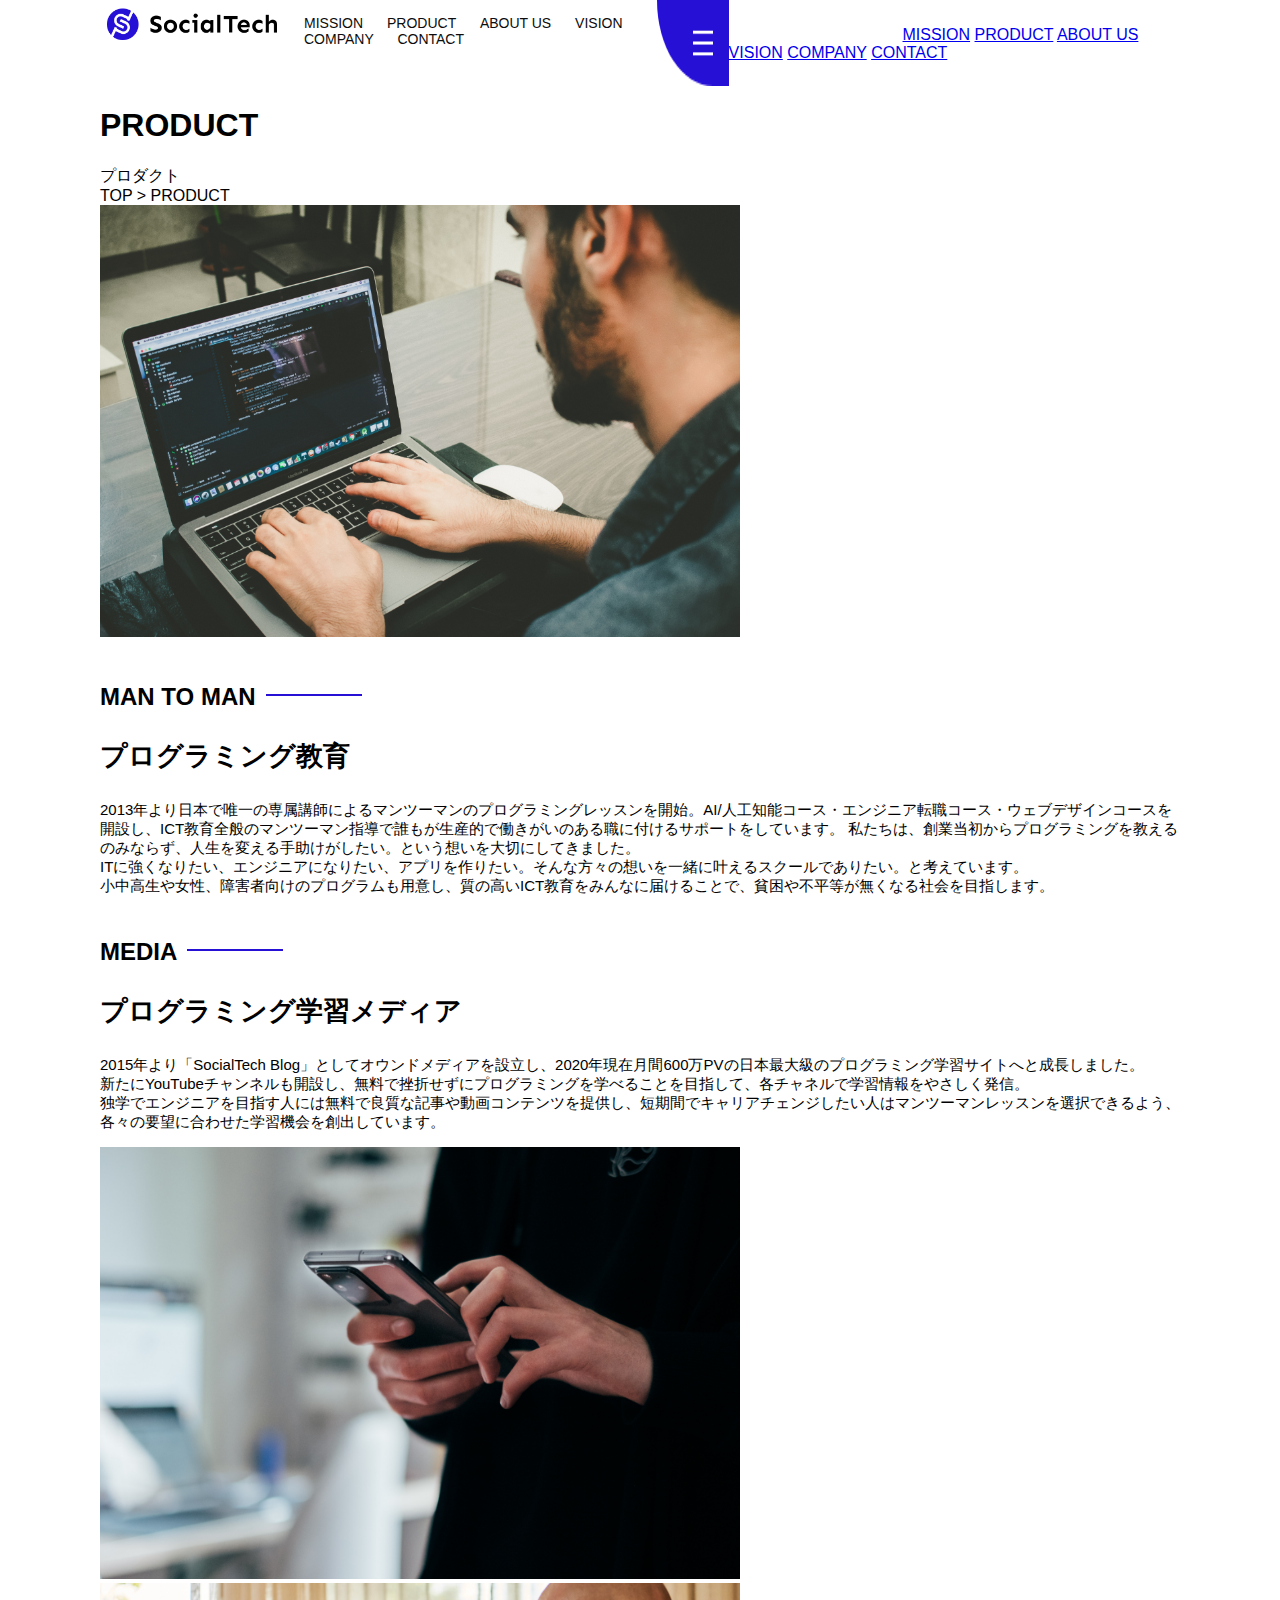
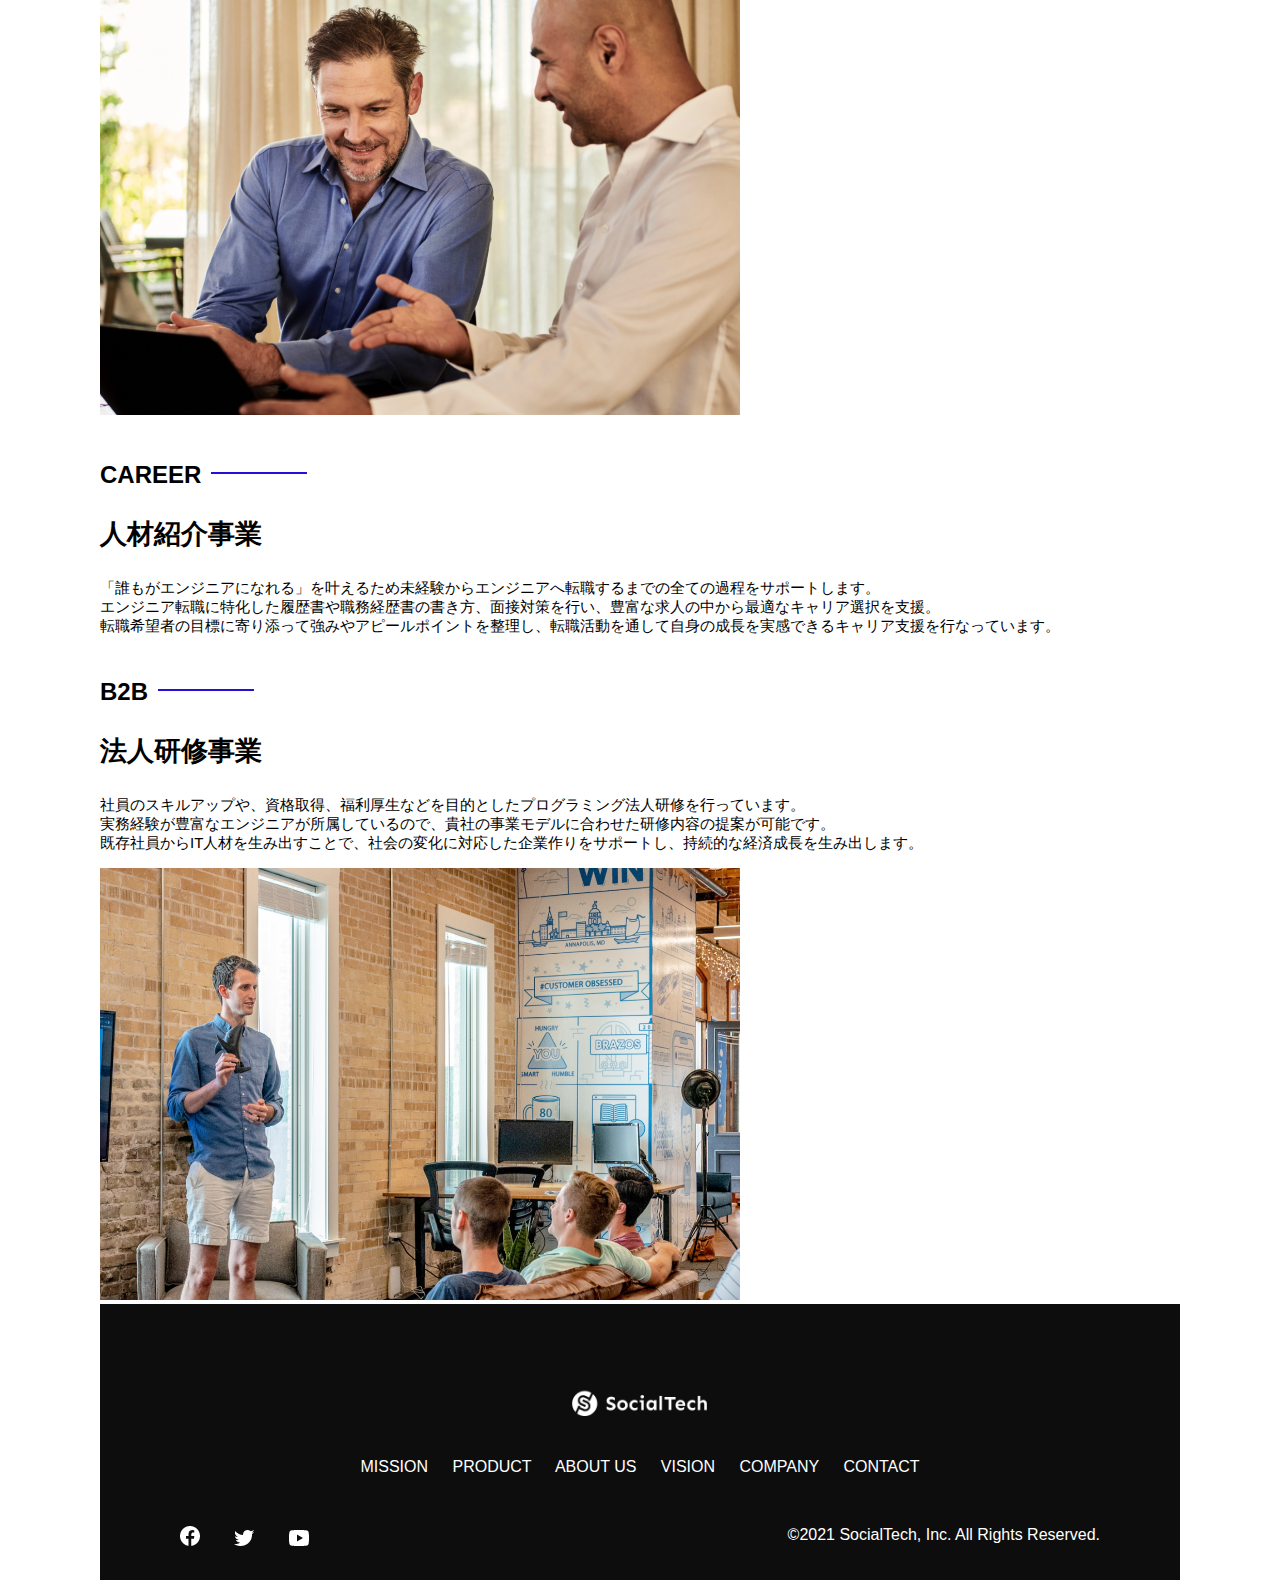
<file: socialtech/product_complete.html>
<!DOCTYPE html>
<html>

<head>
    <title>SocialTech -PRODUCT プロダクト- </title>
    <meta charset="utf-8">
    <meta name="description" content="SocialTechの4つのプロダクトを紹介します">
    <meta name="viewport" content="width=device-width, initial-scale=1.0">
    <link rel="stylesheet" href="style.css">
</head>

<body>
    <!-- ヘッダー -->
    <header>
        <!-- ロゴ -->
        <a href="index.html" id="logo"><img src="images/logo.png" alt="トップページに戻る"></a>

        <!-- PC用ナビゲーション -->
        <nav id="nav-pc">
            <a href="mission.html">MISSION</a>
            <a href="product.html">PRODUCT</a>
            <a href="index.html#aboutus">ABOUT US</a>
            <a href="index.html#vision">VISION</a>
            <a href="index.html#company">COMPANY</a>
            <a href="index.html#contact">CONTACT</a>
        </nav>

        <!-- スマホ用メニューボタン -->
        <img id="menu-sp" src="images/button-menu.png" alt="ナビゲーションを開く"
            onclick="document.getElementById('nav-sp').style.display = 'block'">

        <!-- スマホ用ナビゲーション -->
        <nav id="nav-sp">
            <img id="close" src="images/button-close.png" alt="ナビゲーションを閉じる"
                onclick="document.getElementById('nav-sp').style.display = 'none'">
            <a id="logo-sp" href="index.html" onclick="document.getElementById('nav-sp').style.display = 'none'"><img
                    src="images/logo-sp.png" alt="トップページに戻る"></a>
            <a class="menu" href="mission.html"
                onclick="document.getElementById('nav-sp').style.display = 'none'">MISSION</a>
            <a class="menu" href="product.html"
                onclick="document.getElementById('nav-sp').style.display = 'none'">PRODUCT</a>
            <a class="menu" href="index.html#aboutus"
                onclick="document.getElementById('nav-sp').style.display = 'none'">ABOUT US</a>
            <a class="menu" href="index.html#vision"
                onclick="document.getElementById('nav-sp').style.display = 'none'">VISION</a>
            <a class="menu" href="index.html#company"
                onclick="document.getElementById('nav-sp').style.display = 'none'">COMPANY</a>
            <a class="menu" href="index.html#contact"
                onclick="document.getElementById('nav-sp').style.display = 'none'">CONTACT</a>
            <div id="sns">
                <a href="https://www.facebook.com/sejuku2013"><img src="images/button-facebook.png"
                        alt="Facebookのリンク"></a>
                <a href="https://twitter.com/samuraijuku"><img src="images/button-twitter.png" alt="Twitterのリンク"></a>
                <a href="https://www.youtube.com/channel/UCCFOQO5aDK0xXam4cUQXT8g"><img src="images/button-youtube.png"
                        alt="YouTubeのリンク"></a>
            </div>
        </nav>
    </header>
    <main>
        <article>
            <section id="product-main">
                <div id="product-title">
                    <h1>PRODUCT</h1>
                    <span>プロダクト</span>
                    <div>TOP > PRODUCT</div>
                </div>
            </section>
            <section class="product-section1">
                <img src="images/product/product-mantoman.png" alt="PCでコードを書く男性">
                <div>
                    <h2 class="product-h2">MAN TO MAN</h2>
                    <h3 class="product-h3">プログラミング教育</h3>
                    <p>2013年より日本で唯一の専属講師によるマンツーマンのプログラミングレッスンを開始。AI/人工知能コース・エンジニア転職コース・ウェブデザインコースを開設し、ICT教育全般のマンツーマン指導で誰もが生産的で働きがいのある職に付けるサポートをしています。
                        私たちは、創業当初からプログラミングを教えるのみならず、人生を変える手助けがしたい。という想いを大切にしてきました。<br>ITに強くなりたい、エンジニアになりたい、アプリを作りたい。そんな方々の想いを一緒に叶えるスクールでありたい。と考えています。<br>小中高生や女性、障害者向けのプログラムも用意し、質の高いICT教育をみんなに届けることで、貧困や不平等が無くなる社会を目指します。
                    </p>
                </div>
            </section>
            <section class="product-section2">
                <div>
                    <h2 class="product-h2">MEDIA</h2>
                    <h3 class="product-h3">プログラミング学習メディア</h3>
                    <p>2015年より「SocialTech
                        Blog」としてオウンドメディアを設立し、2020年現在月間600万PVの日本最大級のプログラミング学習サイトへと成長しました。<br>新たにYouTubeチャンネルも開設し、無料で挫折せずにプログラミングを学べることを目指して、各チャネルで学習情報をやさしく発信。<br>独学でエンジニアを目指す人には無料で良質な記事や動画コンテンツを提供し、短期間でキャリアチェンジしたい人はマンツーマンレッスンを選択できるよう、各々の要望に合わせた学習機会を創出しています。
                    </p>
                </div>
                <img src="images/product/product-media.png" alt="スマートフォンを操作する人">
            </section>
            <section class="product-section1">
                <img src="images/product/product-career.png" alt="笑顔で話し合う2人の男性">
                <div>
                    <h2 class="product-h2">CAREER</h2>
                    <h3 class="product-h3">人材紹介事業</h3>
                    <p>「誰もがエンジニアになれる」を叶えるため未経験からエンジニアへ転職するまでの全ての過程をサポートします。<br>エンジニア転職に特化した履歴書や職務経歴書の書き方、面接対策を行い、豊富な求人の中から最適なキャリア選択を支援。<br>転職希望者の目標に寄り添って強みやアピールポイントを整理し、転職活動を通して自身の成長を実感できるキャリア支援を行なっています。<br>
                    </p>
                </div>
            </section>
            <section class="product-section2">
                <div>
                    <h2 class="product-h2">B2B</h2>
                    <h3 class="product-h3">法人研修事業</h3>
                    <p>社員のスキルアップや、資格取得、福利厚生などを目的としたプログラミング法人研修を行っています。<br>実務経験が豊富なエンジニアが所属しているので、貴社の事業モデルに合わせた研修内容の提案が可能です。<br>既存社員からIT人材を生み出すことで、社会の変化に対応した企業作りをサポートし、持続的な経済成長を生み出します。
                    </p>
                </div>
                <img src="images/product/product-b2b.png" alt="講演中の男性とそれを聴く人々">
            </section>
        </article>
        <footer>
            <div id="footer-logo">
                <img src="images/logo-sp.png" alt="SocialTech">
            </div>
            <div id="footer-link">
                <a href="mission.html">MISSION</a>
                <a href="product.html">PRODUCT</a>
                <a href="index.html#aboutus">ABOUT US</a>
                <a href="index.html#vision">VISION</a>
                <a href="index.html#company">COMPANY</a>
                <a href="index.html#contact">CONTACT</a>
            </div>
            <div id="sns-footer">
                <a href="https://www.facebook.com/sejuku2013"><img src="images/button-facebook.png"
                        alt="Facebookのリンク"></a>
                <a href="https://twitter.com/samuraijuku"><img src="images/button-twitter.png" alt="Twitterのリンク"></a>
                <a href="https://www.youtube.com/channel/UCCFOQO5aDK0xXam4cUQXT8g"><img src="images/button-youtube.png"
                        alt="YouTubeのリンク"></a>
                <span id="copyright">&copy;2021 SocialTech, Inc. All Rights Reserved. </span>
            </div>
        </footer>
    </main>
</body>

</html>
</file>
<file: kadai_013/style.css>
/* PC、スマホ共通スタイル */
body {
  font-family: "Source Sans Pro", "Hiragino Kaku Gothic ProN", Meiryo, Arial,
    sans-serif;
}

p {
  font-size: 15px;
}

#main-visual>img {
  width: 100%;
}

/*================
PC用のスタイル 
=================*/
@media screen and (min-width: 768px) {
  /* 横幅設定 */
  body {
    max-width: 1080px;
    min-width: 960px;
    margin: 0 auto 0 auto;
  }

  /* ヘッダー */
  header {
    display: flex;
    justify-content: space-between;
  }

  /* ナビゲーションのレイアウト */
  #nav-pc {
    text-align: right;
    font-size: 14px;
    padding-top: 15px;
  }

  /* ナビゲーションのリンクの装飾設定 */
  #nav-pc>a {
    text-decoration: none;
    margin-left: 20px;
  }

  #nav-pc>a:link {
    color: #0d0d0d;
  }

  #nav-pc>a:visited {
    color: #0d0d0d;
  }

  #nav-pc>a:hover {
    color: #0d0d0d;
    text-decoration: underline;
  }

  #nav-pc>a:active {
    color: #0d0d0d;
  }

  #menu-sp {
    display: none;
  }

  #nav-sp {
    display: none;
  }
}

/*================
スマホ用のスタイル 
=================*/
@media screen and (max-width:767px) {
  body {
    min-width: 375px;
    margin: 0;
  }

  #nav-pc {
    display: none;
  }

  #menu-sp {
    float: right;
    padding: 0;
  }

  #nav-sp {
    background-color: #ce933e;
    position: absolute;
    left: 0;
    top: 0;
    height: 100%;
    width: 100%;
    display: none;
    z-index: 100;
  }

  #close {
    position: absolute;
    top: 20px;
    right: 20px;
  }

  #logo-sp {
    margin: 80px 0px 30px 20px;
  }

  #nav-sp > a {
    display: block;
  }

  #nav-sp > a:link {
    color: #ffffff;
  }

  #nav-sp > a:visited {
    color: #ffffff;
  }

  #nav-sp > a:hover {
    color: #ffffff;
  }

  #nav-sp > a:active {
    color: #ffffff;
  }

  #nav-sp > .menu {
    text-decoration: none;
    display: block;
    margin: 0 20px;
    height: 44px;
    font-size: 16px;
    background-image: url("images/arrow.png");
    background-repeat: no-repeat;
    background-position: right top;
  }
 }
</file>
<file: socialtech/style.css>
/* PC、スマホ共通スタイル */
body {
  font-family: "Source Sans Pro", "Hiragino Kaku Gothic ProN", Meiryo, Arial, sans-serif;
}

p {
  font-size: 15px;
}

/*================
 PC用のスタイル 
=================*/
@media screen and (min-width: 768px) {
/* 横幅設定 */
body {
  max-width: 1080px;
  min-width: 960px;
  margin: 0 auto 0 auto;
}

/* ヘッダー */
header {
  display: flex;
  justify-content: space-between;
}

  /* ナビゲーションのレイアウト */
  #nav-pc {
    font-size: 14px;
    padding-top: 15px;
  }
  
  /* ナビゲーションのリンクの装飾設定 */
  #nav-pc > a {
    text-decoration: none;
    margin-left: 20px;
  }
  #nav-pc > a:link {
    color: #0d0d0d;
  }
  #nav-pc > a:visited {
    color: #0d0d0d;
  }
  #nav-pc > a:hover {
    color: #0d0d0d;
    text-decoration: underline;
  }
  #nav-pc > a:active {
    color: #0d0d0d;
  }

  /* メインビジュアル */
#main-visual {
  position: relative;
  height: 400px;
}

#main-message {
  position: absolute;
  top: 0;
  left: 0;
  background-color: #2710d5;
  color: #ffffff;
  border-radius: 0 0 476px 0;
  max-width: 620px;
  height: 100%;
  width: 100%;
  z-index: 11;
}

#main-message > h1 {
  font-size: 60px;
  font-weight: bold;
  margin: 100px 0 0 50px;
}

#main-message > p {
  font-size: 28px;
  margin: 0 0 0 50px;
}

  #main-visual > img {
    max-width: 620px;
    border-radius: 476px 0 0 0;
    position: absolute;
    top: 0;
    right: 0;
    z-index: 10;
  }

  /*見出し*/
h2 {
  margin: 40px 0 0 0;
}

h2::after {
  content: url("images/line.png");
  margin-left: 10px;
}

h3 {
  font-size: 27px;
}

/* ミッション */
#mission {
  margin: 80px auto 80px auto;
  width: 100%;
}

#mission-flex {
  width: 100%;
  display: flex;
}

  #mission-flex > div {
    width: 50%;
    margin: 20px;
  }
  
  #mission-photo {
    width: 100%;
  }
  
  #s2dgs {
    margin-top: 50px;
    width: 100%;
  }

  /* プロダクト */
#product {
  background-color: #fafafa;
  margin: 80px 0 80px 0;
  padding: 10px 40px 0px 40px;
}

/* 外枠 */
#product > div {
  margin-top: 40px;
  display: flex;
}

/* 左のカラム */
#product-left {
  width: 50%;
  margin-right: 20px;
}

/* 右のカラム */
#product-right {
  width: 50%;
  margin-left: 20px;
  margin-top: 80px;
}

/* 画像＋説明の枠 */
#product-left > div {
  position: relative;
  height: 480px;
  margin-right: 20px;
}
#product-right > div {
  position: relative;
  height: 480px;
  margin-left: 20px;
}

/* 画像*/
.product-photo {
  width: 100%;
}

  /* 説明文の枠 */
  .product-explain {
    background-color: #ffffff;
    position: absolute;
    left: 0;
    top: 280px;
    margin: 0 40px 0 40px;
    padding: 20px;
    box-shadow: 5px 5px 10px rgba(0, 0, 0, 0.05);
  }
  
  /* 説明文の英語 */
  .product-explain > span {
    color: #2710d5;
    font-weight: bold;
    font-size: 16px;
    margin: 0;
  }
  
  /* 説明文の見出し */
  .product-explain > h3 {
    font-size: 20px;
    margin: 5px 0 5px 0;
  }
  
  /* 説明文 */
  .product-explain > p {
    font-size: 14px;
    margin: 0;
  }
  
  /* 「もっとみる」ボタン */
  #product-more {
    margin: 0 auto -42px auto;
  }

  /* ABOUT US */
#aboutus {
  margin: 80px auto 80px auto;
}

/* 3つの組織文化と画像を入れる枠 */
#aboutus > div {
  display: flex;
}

/* 画像 */
.culture-img {
  width: 100%;
  align-self: flex-start;
}

.culture-img2 {
  margin-top: 50px;
  width: 100%;
}

/* 3つの組織文化の表 */
.culture-table {
  margin-right: 50px;
}

  /* 番号 */
  .culture-num {
    font-size: 80px;
    color: #2710d5;
    margin: 0 20px 0 0;
  }
  
  /* 組織文化英語 */
  .culture-en {
    color: #2710d5;
    font-weight: bold;
    font-size: 24px;
    display: block;
  }
  
  /* 組織文化日本語 */
  .culture-jp {
    font-size: 28px;
    font-weight: bold;
  }
  
  /* 説明文 */
  .culture-description {
    margin: 0;
  }

  /* ビジョン */
#vision {
  margin: 80px auto 80px auto;
}

/* セクション内の外枠 */
#vision > div {
  width: 100%;
  display: flex;
  justify-content: space-between;
  flex-wrap: wrap;
}

/* 7つの行動指針の枠 */
.vision-box {
  width: 300px;
  height: 300px;
  margin-bottom: 30px;
  position: relative;
}

  .vision-box > img {
    width: 100%;
    height: auto;
    position: absolute;
    top: 0;
    left: 0;
    z-index: 30;
  }
  
  .vision-box > span {
    position: absolute;
    top: 0;
    left: 0;
    z-index: 31;
    margin-right: 20px;
  }
  
  .vision-box > span > h4 {
    color: #2710d5;
    font-size: 19px;
    margin: 80px 0 0 0;
  }
  
  .vision-box > span > h4::first-letter {
    font-size: 40px;
  }
  
  .vision-box > span > h5 {
    font-size: 20px;
    margin: 0 0 0 0;
  }
  
  .vision-box > span > p {
    margin: 10px 0 0 0;
  }

  /* 企業事例 */
#cases {
  margin: 40px auto 40px auto;
  width: 100%;
}

#cases>ul {
  display: flex;
  list-style: none;
  justify-content: center;
}

#cases>ul>li {
  width: 33%;
  margin: 20px;
}

/* カード */
.case-card {
  background-color: #ffffff;
  min-height: 400px;
  box-shadow: 5px 5px 15px rgba(0,0,0,0.1);
}

/* 画像 */
.case-img {
  width: 100%;
}

/* テキスト情報 */
.case-info {
  padding: 10px 20px 10px 20px;
}

.case-name {
  color: #2710d5;
  font-size: 19px;
}

.case-content {
  font-size: 14px;
}
  
  /* 会社概要 */
#company {
  margin: 80px auto 80px auto;
}

#company-table {
  width: 100%;
}

.tableheader {
  text-align: left;
  padding: 20px;
  border-bottom-color: #2710d5;
  border-bottom-width: 1px;
  border-bottom-style: solid;
  width: 100px;
}

.tableheader-first {
  text-align: left;
  padding: 20px;
  border-bottom-color: #2710d5;
  border-bottom-width: 1px;
  border-bottom-style: solid;
  border-top-color: #2710d5;
  border-top-width: 1px;
  border-top-style: solid;
  width: 100px;
}

.cell {
  padding: 30px;
  border-bottom-color: #ececec;
  border-bottom-width: 1px;
  border-bottom-style: solid;
}

.cell-first {
  padding: 30px;
  border-bottom-color: #ececec;
  border-bottom-width: 1px;
  border-bottom-style: solid;
  border-top-color: #ececec;
  border-top-width: 1px;
  border-top-style: solid;
}

  #company > iframe {
    width: 100%;
    height: 368px;
    margin-top: 40px;
  }

  /* お問い合わせ */
#contact {
  margin: 80px auto 80px auto;
}

/* 外枠 */
#contact > form > div {
  display: flex;
  flex-direction: row;
  flex-wrap: wrap;
  padding-bottom: 30px;
}

/* 左列の見出し */
.contact-heading {
  width: 240px;
  align-self: center;
}
/* 見出しのラベル */
.contact-label {
  font-weight: bold;
}
/* 必須 */
.contact-span {
  color: #ce2222;
  margin: 0 0 0 20px;
  font-weight: bold;
}

/* テキストボックス */
.contact-textbox {
  border-top: 0;
  border-left: 0;
  border-right: 0;
  border-bottom-width: 1px;
  border-bottom-color: #707070;
  border-bottom-style: solid;
  background-color: #fafafa;
  width: 400px;
  height: 56px;
}
/* お問い合わせ内容のテキストエリア */
.contact-textarea {
  border-top: 0;
  border-left: 0;
  border-right: 0;
  border-bottom-width: 1px;
  border-bottom-color: #707070;
  border-bottom-style: solid;
  background-color: #fafafa;
  width: 400px;
  height: 200px;
}

  /* 個人情報の取り扱い */
  details {
    width: 700px;
  }
  details > div {
    background-color: #fafafa;
    padding: 20px;
  } 
  details > div > span {
    font-weight: bold;
  }

  /* フッター */
footer {
  background-color: #0d0d0d;
  text-align: center;
  padding: 80px 80px 30px 80px;
}

#footer-logo {
  margin-bottom: 30px;
}

#footer-link {
  margin-bottom: 50px;
}
#footer-link > a {
  text-decoration: none;
  margin: 10px;
}
#footer-link > a:link {
  color: #ffffff;
}
#footer-link > a:visited {
  color: #ffffff;
}
#footer-link > a:hover {
  color: #ffffff;
  text-decoration: underline;
}
#footer-link > a:active {
  color: #ffffff;
}

  #sns-footer {
    text-align: left;
    width: 100%;
  }
 
  #sns-footer > a {
    margin-right: 30px;
  }
  
  #copyright {
    color: #ffffff;
    float: right;
  }
}

/*====================
  スマートフォン用のスタイル
  =====================*/
  @media screen and (max-width: 767px) {
    body {
      min-width: 375px;
      margin: 0;
    }
  
    /* PC用ナビゲーション非表示 */
    #nav-pc {
      display: none;
    }
  
    /* ハンバーガーメニュー */
    #menu-sp {
      float: right;
      padding: 0;
    }

    /* スマホ用ナビゲーションの表示切替 */
   /* 初期状態、レイアウトと非表示設定 */
   #nav-sp {
    background-color: #2710d5;
    position: absolute;
    left: 0;
    top: 0;
    height: 100%;
    width: 100%;
    display: none;
    z-index: 100;
  }

   /* ×ボタン */
   #close {
    position: absolute;
    top: 20px;
    right: 20px;
  }

  /* ナビゲーションメニュー用ロゴ */
  #logo-sp {
    margin: 80px 0 30px 20px;
  }

  /* ナビゲーションのリンクの装飾設定 */
  #nav-sp > a {
    display: block;
  }
  #nav-sp > a:link {
    color: #ffffff;
  }
  #nav-sp > a:visited {
    color: #ffffff;
  }
  #nav-sp > a:hover {
    color: #ffffff;
    text-decoration: underline;
  }
  #nav-sp > a:active {
    color: #ffffff;
  }
  #nav-sp > .menu {
    text-decoration: none;
    display: block;
    margin: 0 20px 0 20px;
    height: 44px;
    font-size: 16px;
    background-image: url("images/arrow.png");
    background-repeat: no-repeat;
    background-position: right top;
  }
  #sns {
    position: absolute;
    bottom: 20px;
    left: 20px;
  }
  #sns > a {
    margin-right: 30px;
  }
}
</file>
<file: kadai_018/style.css>
#top {
    width: 800px;
    background-color: #dcc9f4;
    margin-top: 20px;
    margin-bottom: 20px;
    margin-left: auto;
    margin-right: auto;
    text-align: center;
}
.top-child {
    width: 20%;
    background-color: #ffd9df;
    display: inline-block;
}
#middle {
    width: 800px;
    height: 800px;
    margin-top: 20px;
    margin-bottom: 20px;
    margin-left: auto;
    margin-right: auto;
    background-color: #ffd0df;
    position: relative;
}

#middle-child01 {
    width: 200px;
    height: 200px;
    background-color: #87ceeb;
    position: absolute;
    top: 100px;
    left: 100px;
}

#middle-child02 {
    width: 200px;
    height: 200px;
    background-color: #87ceeb;
    position: absolute;
    top: 300px;
    left: 300px;
}

#middle-child03 {
    width: 200px;
    height: 200px;
    background-color: #87ceeb;
    position: absolute;
    top: 500px;
    left: 500px;
}

#bottom {
    width: 800px;
    height: 300px;
    margin: 0 auto;
    background-color: #87ceeb;
    position: relative;
}

#bottom-child01 {
    width: 400px;
    height: 100px;
    background-color: #e5dcf0;
}

#bottom-child02 {
    width: 400px;
    height: 100px;
    background-color: #e5dcf0;
    position: absolute;
    left: 200px;
    
}

#bottom-child03 {
    width: 400px;
    height: 100px;
    background-color: #e5dcf0;
    position: absolute;
    left: 400px;
    bottom: 0px;
}
</file>
<file: kadai_022/style.css>
h1 {
    margin: 0;
    color: rgb(255, 255, 255);
}

p {
    margin: 0;
}

body {
    margin: 0;
}

header {
    margin:0 0 20px 0;
    background-color: rgb(244, 79, 79);
    text-align: center;
}

main {
    margin: 10px;
}

#parent {
    display: flex;
    justify-content: space-around;
}

.contents {
   border: 3px solid rgb(238, 204, 204);
   flex-basis: 25%;
   padding: 10px 15px;
   margin: 20px 0;
   text-align: center;
}

h2 {
    font-size: 25px;
    border-bottom: 3px dotted rgb(239, 111, 139);
}

h2::before {
    content: "●";
    color: rgb(239, 111, 139);
}

.contents p:nth-of-type(2)::first-letter {
    font-weight: bold;
    color: rgb(97, 206, 249);
}


.contents img {
    margin: 10px 0;
    width: 70%;
}

footer {
    background-color: rgb(255, 79, 79);
    text-align: center;
}

 a {
    color: rgb(255, 255, 255); 
 }

 a:visited {
    color: rgb(193, 234, 251);
 }

 a:hover {
    color: rgb(245, 178, 168);
 }

 @media (max-width: 768px) {
    h2 {
        font-size: 30px;
    }

    p {
        font-size: 25px;
    }

    #parent {
        flex-direction: column;
    }
 }
</file>
<file: kadai_mdn_css/mdn.css>
div {
    transform: rotate(20deg); 
    
  }
</file>
